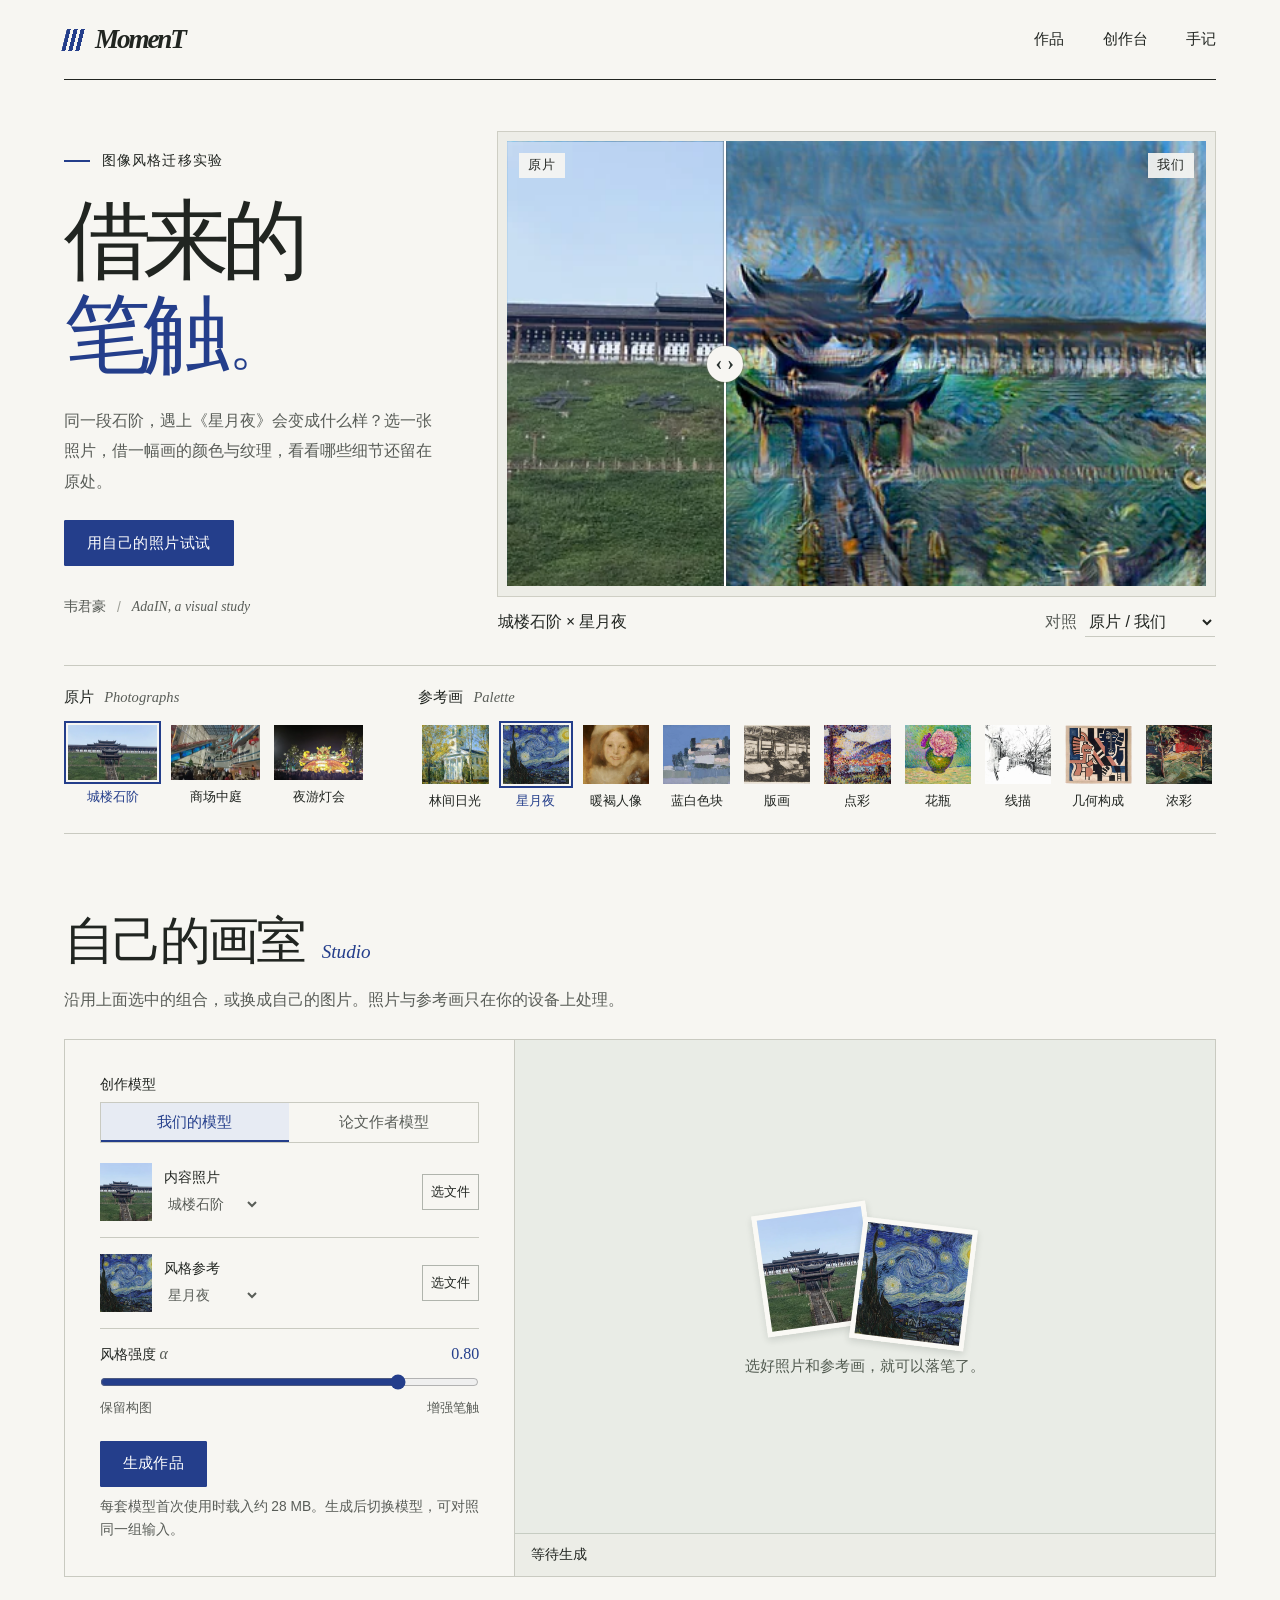
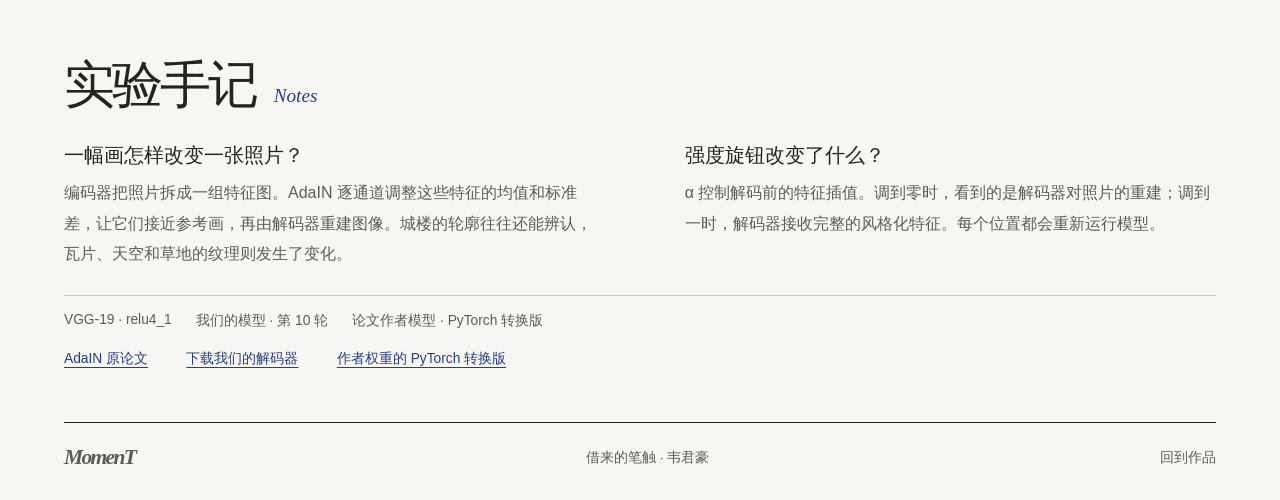
<file: style-transfer/index.html>
<!doctype html>
<html lang="zh-CN">
<head>
  <meta charset="utf-8">
  <meta name="viewport" content="width=device-width, initial-scale=1">
  <meta name="theme-color" content="#f7f6f2">
  <title>借来的笔触 · MomenT</title>
  <meta name="description" content="一个用 AdaIN 重绘照片的视觉实验。翻看三十幅实验作品，或用自己的照片和参考画，在浏览器里完成风格迁移。">
  <link rel="icon" href="data:,">
  <link rel="stylesheet" href="style.css?v=2">
  <script defer src="gallery.js"></script>
  <script defer src="studio.js?v=2"></script>
</head>
<body>
<a class="skip" href="#works">直接看作品</a>
<div class="shell">
  <header><a class="signature" href="https://prologue07.github.io/"><i aria-hidden="true"></i>MomenT</a>
    <nav aria-label="站内导航"><a href="#works">作品</a><a href="#studio">创作台</a><a href="#notes">手记</a></nav>
  </header>
  <main>
    <section id="works" aria-labelledby="title">
      <div class="hero">
        <div class="intro">
          <div class="kicker"><span></span> 图像风格迁移实验</div>
          <h1 id="title">借来的<br><em>笔触</em><b>。</b></h1>
          <p class="deck">同一段石阶，遇上《星月夜》会变成什么样？选一张照片，借一幅画的颜色与纹理，看看哪些细节还留在原处。</p>
          <a class="solid" href="#studio">用自己的照片试试</a>
          <div class="byline">韦君豪 <span>/</span> <em>AdaIN, a visual study</em></div>
        </div>
        <figure class="herofigure">
          <div class="mat">
            <div class="compare" id="compare">
              <img id="after" alt="迁移后的画面"><img id="before" alt="同一场景的原始照片">
              <span class="tag left">原片</span><span class="tag right">迁移</span>
              <span class="seam" aria-hidden="true"><i>‹ ›</i></span>
              <input id="split" type="range" aria-label="原片与迁移结果的分界线" min="0" max="100" value="31">
            </div>
          </div>
          <figcaption><strong id="pair-title" aria-live="polite">城楼石阶 × 星月夜</strong><label class="view-mode">对照<select id="exhibit-mode" aria-label="选择展览对照方式"><option value="original-ours">原片 / 我们</option><option value="original-author">原片 / 论文作者</option><option value="ours-author">我们 / 论文作者</option></select></label></figcaption>
          <p id="gallery-status" role="status" hidden></p>
        </figure>
      </div>
      <div class="shelf">
        <section aria-label="选择照片"><h2>原片 <i>Photographs</i></h2><div class="choices photos" id="photos"></div></section>
        <section aria-label="选择参考画"><h2>参考画 <i>Palette</i></h2><div class="choices paintings" id="paintings"></div></section>
      </div>
    </section>
    <section id="studio" aria-labelledby="studio-title">
      <div class="section-title"><h2 id="studio-title">自己的画室</h2><i>Studio</i></div>
      <p class="section-desc">沿用上面选中的组合，或换成自己的图片。照片与参考画只在你的设备上处理。</p>
      <div class="workspace">
        <fieldset id="controls"><legend class="sr">创作参数</legend>
          <fieldset class="model-choice"><legend>创作模型</legend><div>
            <label><input type="radio" name="studio-model" value="ours" checked><span>我们的模型</span></label>
            <label><input type="radio" name="studio-model" value="author"><span>论文作者模型</span></label>
          </div></fieldset>
          <div class="input-row"><img id="thumb-c" alt=""><div><label for="pick-c">内容照片</label><select id="pick-c"></select></div><label class="file-button">选文件<input id="file-c" type="file" accept="image/*" aria-label="导入内容照片"></label></div>
          <div class="input-row"><img id="thumb-s" alt=""><div><label for="pick-s">风格参考</label><select id="pick-s"></select></div><label class="file-button">选文件<input id="file-s" type="file" accept="image/*" aria-label="导入风格参考画"></label></div>
          <div class="strength"><label for="alpha">风格强度 <span>α</span></label><output id="alpha-value" for="alpha">0.80</output>
            <input id="alpha" type="range" min="0" max="1" step="0.05" value="0.8"><div><span>保留构图</span><span>增强笔触</span></div></div>
          <button class="solid" id="run" type="button">生成作品</button>
          <p class="fine">每套模型首次使用时载入约 28 MB。生成后切换模型，可对照同一组输入。</p>
        </fieldset>
        <div class="easel">
          <div id="empty-art"><div class="preview-pair" aria-hidden="true"><img id="stack-c" alt=""><img id="stack-s" alt=""></div><p>选好照片和参考画，就可以落笔了。</p></div>
          <canvas id="result" hidden aria-label="生成的风格迁移作品"></canvas>
          <div class="easel-foot"><span id="status" role="status">等待生成</span><a id="download" hidden download="borrowed-brushstrokes.png">保存 PNG</a></div>
        </div>
      </div>
    </section>
    <section id="notes" aria-labelledby="notes-title">
      <div class="section-title"><h2 id="notes-title">实验手记</h2><i>Notes</i></div>
      <div class="notes-grid"><div><h3>一幅画怎样改变一张照片？</h3><p>编码器把照片拆成一组特征图。AdaIN 逐通道调整这些特征的均值和标准差，让它们接近参考画，再由解码器重建图像。城楼的轮廓往往还能辨认，瓦片、天空和草地的纹理则发生了变化。</p></div>
      <div><h3>强度旋钮改变了什么？</h3><p>α 控制解码前的特征插值。调到零时，看到的是解码器对照片的重建；调到一时，解码器接收完整的风格化特征。每个位置都会重新运行模型。</p></div></div>
      <div class="record"><span>VGG-19 · relu4_1</span><span>我们的模型 · 第 10 轮</span><span>论文作者模型 · PyTorch 转换版</span></div>
      <div class="refs"><a href="https://arxiv.org/abs/1703.06868">AdaIN 原论文</a><a id="weights" href="decoder_epoch_10.pth" download>下载我们的解码器</a><a href="https://github.com/naoto0804/pytorch-AdaIN/releases/tag/v0.0.0">作者权重的 PyTorch 转换版</a></div>
    </section>
  </main>
  <footer><a class="signature" href="https://prologue07.github.io/">MomenT</a><span>借来的笔触 · 韦君豪</span><a href="#works">回到作品</a></footer>
</div>
<noscript>请启用 JavaScript 来查看作品和运行风格迁移。</noscript>
</body></html>
</file>
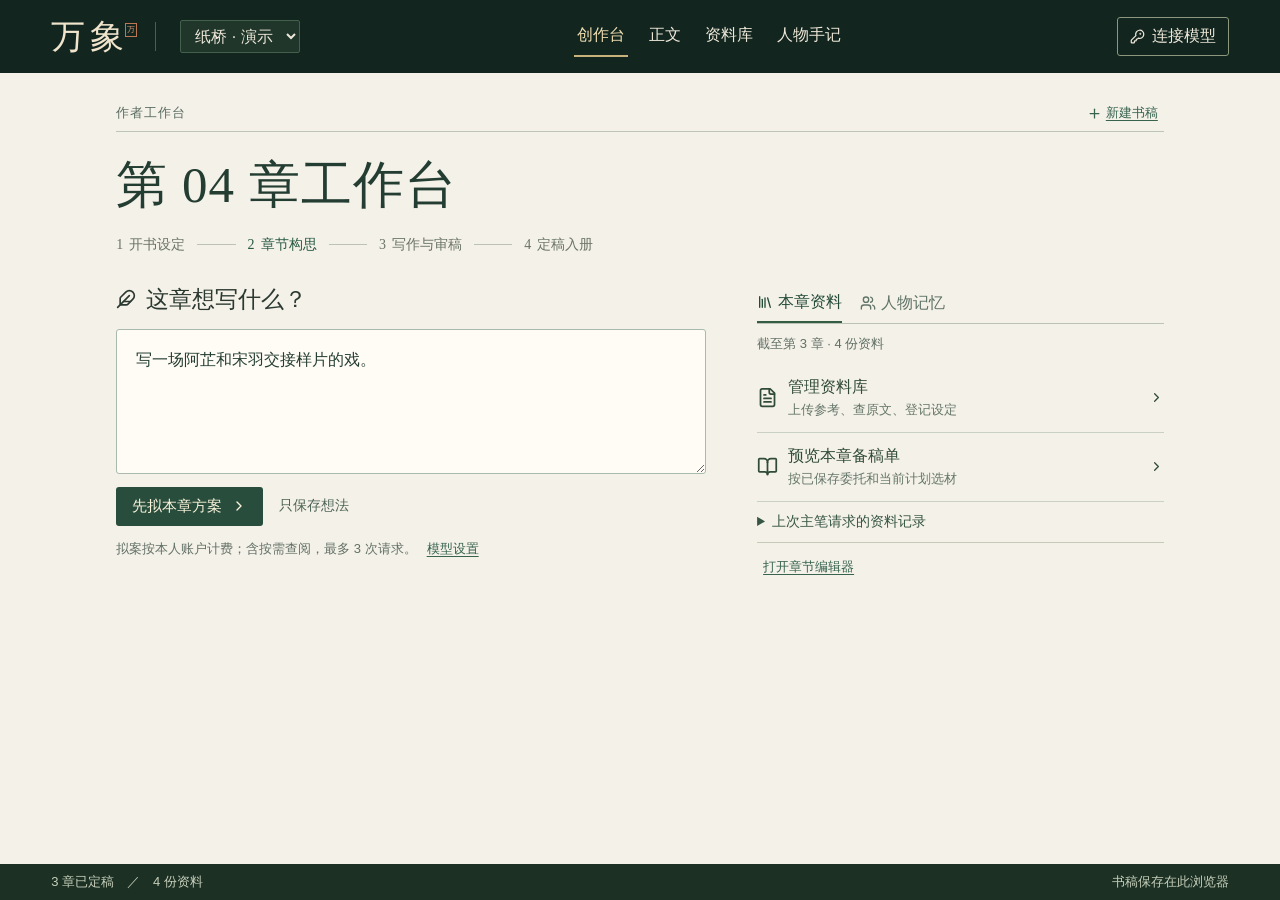
<file: wanxiang/index.html>
<!doctype html>
<html lang="zh-CN">
  <head>
    <meta http-equiv="Content-Security-Policy" content="default-src &#39;none&#39;; script-src &#39;self&#39;; style-src &#39;self&#39; &#39;unsafe-inline&#39;; img-src &#39;self&#39; data: blob:; font-src &#39;self&#39;; connect-src &#39;self&#39; https://api.deepseek.com; base-uri &#39;none&#39;; form-action &#39;none&#39;; object-src &#39;none&#39;">
    <meta name="referrer" content="no-referrer">

    <meta charset="UTF-8" />
    <meta name="viewport" content="width=device-width, initial-scale=1.0" />
    <meta name="theme-color" content="#101b19" />
    <meta name="description" content="万象：属于作者的小说创作台，探索世界、编织剧情、保存每一次成长。" />
    <link rel="icon" type="image/svg+xml" href="/wanxiang/favicon.svg" />
    <title>万象 · 小说创作台</title>
    <script type="module" crossorigin src="/wanxiang/assets/index-BOfX7vRe.js"></script>
    <link rel="stylesheet" crossorigin href="/wanxiang/assets/index-C_fQwZZS.css">
  </head>
  <body><div id="root"></div></body>
</html>
</file>
<file: style-transfer/style.css>
:root{--paper:#f7f6f2;--ink:#212521;--muted:#595d58;--line:#c9cac1;--blue:#243e8b;--serif:"STSong","Songti SC","Noto Serif CJK SC","Noto Serif SC","SimSun",serif;--sans:"Instrument Sans","PingFang SC","Microsoft YaHei",Arial,sans-serif;font-family:var(--sans);color:var(--ink);background:var(--paper);font-synthesis:style}
*{box-sizing:border-box}
body{margin:0}img{display:block;max-width:100%}a{color:inherit;text-decoration:none}a:hover{text-decoration:underline;text-underline-offset:4px}button,input,select{font:inherit}button,a,input,select{touch-action:manipulation}button{color:inherit}button:not(:disabled),select{cursor:pointer}button:focus-visible,a:focus-visible,input:focus-visible,select:focus-visible,.file-button:focus-within{outline:3px solid #a74d29;outline-offset:4px}
.shell{max-width:1450px;margin:auto;padding:0 clamp(22px,5vw,82px)}header,footer{display:flex;align-items:center;justify-content:space-between}header{height:80px;border-bottom:1px solid var(--ink)}nav,.refs{display:flex;align-items:center;gap:clamp(15px,3vw,42px)}nav{font-size:.94rem}.signature{font:italic 600 1.7rem Georgia,serif;letter-spacing:-.08em;display:inline-flex;align-items:center;gap:12px}.signature i{width:19px;height:22px;background:repeating-linear-gradient(90deg,var(--blue) 0 4px,transparent 4px 7px);transform:skew(-14deg)}
.hero{display:grid;grid-template-columns:minmax(245px,.78fr) minmax(0,1.52fr);gap:clamp(30px,5vw,82px);align-items:center;padding:clamp(32px,4vw,66px) 0 28px}.kicker,.record,.byline,.fine,.easel-foot,.refs{font-size:.86rem}.kicker{display:flex;align-items:center;gap:12px;font-weight:600;letter-spacing:.08em}.kicker span{height:2px;width:26px;background:var(--blue)}h1,h2,h3,p,figure{margin:0}h1{font:600 clamp(4.2rem,6.8vw,7.3rem)/1.08 var(--serif);letter-spacing:-.09em;margin:24px 0}h1 em,h1 b{font-style:normal;font-weight:inherit;color:var(--blue)}h1 b{font-size:.63em;margin-left:.12em}.deck{max-width:25em;color:var(--muted);line-height:1.9;font-size:1rem}.solid{display:inline-flex;align-items:center;justify-content:center;min-height:46px;padding:0 22px;border:1px solid var(--blue);border-radius:1px;background:var(--blue);color:white;font-size:.96rem;font-weight:600;letter-spacing:.03em}.solid:hover{background:#182d69;text-decoration:none}.solid:disabled{opacity:.6}.intro .solid{margin-top:23px}.byline{display:flex;gap:11px;align-items:center;color:var(--muted);margin-top:32px}.byline span{color:#9b9d95}.byline em,.section-title i,.shelf h2 i{font-family:Georgia,"Times New Roman",serif;font-weight:400}
.mat{border:1px solid #cecec4;padding:clamp(7px,.72vw,12px);background:#edede7}.compare{--split:31%;position:relative;aspect-ratio:1.57;background:#e5e6de;overflow:hidden}.compare img{width:100%;height:100%;position:absolute;object-fit:cover;object-position:center}.compare #before{clip-path:inset(0 calc(100% - var(--split)) 0 0)}.tag{position:absolute;top:12px;font-size:.8rem;letter-spacing:.08em;padding:4px 9px;background:rgba(247,246,242,.92);color:var(--ink)}.tag.left{left:12px}.tag.right{right:12px}.seam{position:absolute;left:var(--split);top:0;bottom:0;width:2px;background:#fff;box-shadow:0 0 2px #444;pointer-events:none}.seam i{position:absolute;top:50%;left:50%;transform:translate(-50%,-50%);height:36px;width:36px;display:grid;place-items:center;border-radius:50%;background:var(--paper);color:#29322f;font:600 1.25rem Georgia;box-shadow:0 0 0 1px #75776d55}
#split{appearance:none;position:absolute;inset:0;opacity:0;width:100%;height:100%;margin:0;cursor:ew-resize;touch-action:pan-y}.compare:focus-within{outline:3px solid var(--blue);outline-offset:-3px}figcaption{display:flex;align-items:baseline;justify-content:space-between;gap:15px;padding:11px 1px 0}figcaption strong{font:600 1.02rem var(--serif)}figcaption span{font-size:.80rem;color:var(--muted)}
.shelf{display:grid;grid-template-columns:minmax(210px,.38fr) minmax(0,1fr);gap:clamp(20px,4vw,65px);border-block:1px solid var(--line);padding:22px 0 23px}.shelf h2{font-size:.93rem;font-weight:600;margin-bottom:14px}.shelf h2 i{font-size:.91rem;color:var(--muted);margin-left:6px}.choices{display:grid;gap:6px}.photos{grid-template-columns:repeat(3,minmax(0,1fr))}.paintings{grid-template-columns:repeat(10,minmax(0,1fr))}.choice{padding:0;margin:0;border:0;background:transparent;text-align:left;min-width:0}.choice img{aspect-ratio:1.12;width:100%;object-fit:cover;border:2px solid transparent;padding:2px}.photos .choice img{aspect-ratio:1.55}.choice[aria-pressed="true"] img{border-color:var(--blue)}.choice span{font-size:.79rem;display:block;text-align:center;padding-top:5px;white-space:nowrap}.choice[aria-pressed="true"] span{color:var(--blue);font-weight:bold}.choice:hover img{border-color:#737a88}
#studio,#notes{padding-top:clamp(52px,6vw,86px);scroll-margin:15px}.section-title{display:flex;align-items:baseline;gap:18px}.section-title h2{font:600 clamp(2.25rem,4vw,3.7rem)/1.2 var(--serif);letter-spacing:-.06em}.section-title i{font-size:1.2rem;color:var(--blue)}.section-desc{color:var(--muted);margin:13px 0 25px;line-height:1.85}.workspace{display:grid;grid-template-columns:minmax(260px,.8fr) minmax(0,1.25fr);border:1px solid var(--line)}fieldset{padding:clamp(18px,2.7vw,40px);margin:0;border:0;min-width:0}.input-row{display:grid;grid-template-columns:52px minmax(0,1fr) auto;align-items:center;gap:12px;padding-bottom:16px;margin-bottom:16px;border-bottom:1px solid var(--line)}.input-row img{width:52px;height:58px;object-fit:cover}.input-row label,.strength label{font-weight:600;font-size:.9rem}.input-row select{display:block;margin-top:5px;padding:3px 20px 3px 0;max-width:100%;background:transparent;color:var(--muted);border:0;font-size:.9rem}.input-row .file-button{position:relative;display:block;padding:8px;border:1px solid #b0b4ad;font-size:.82rem;font-weight:400;cursor:pointer}.file-button input{position:absolute;inset:0;width:100%;opacity:0;cursor:pointer}.strength{display:grid;grid-template-columns:1fr auto;gap:10px}.strength label span{font:italic 1.1em Georgia;color:var(--muted)}.strength output{font:1rem Georgia;color:var(--blue);font-variant-numeric:tabular-nums}.strength input,.strength div{grid-column:1/-1}.strength input{width:100%;accent-color:var(--blue);margin:0;cursor:pointer}.strength div{display:flex;justify-content:space-between;color:var(--muted);font-size:.8rem}.workspace .solid{margin:24px 0 9px}.fine{max-width:34em;line-height:1.65;color:var(--muted)}
.easel{position:relative;min-height:330px;display:flex;align-items:center;justify-content:center;flex-direction:column;padding:28px 20px 60px;background:#e9ece6;border-left:1px solid var(--line)}.easel canvas{max-width:100%;max-height:400px;width:auto;object-fit:contain;box-shadow:0 1px 6px #27343426}.easel-foot{position:absolute;bottom:0;left:0;right:0;border-top:1px solid #c6ccc2;padding:12px 16px;display:flex;justify-content:space-between;gap:12px;background:#ecede7;align-items:center}.easel-foot a,.refs a{text-decoration:underline;text-underline-offset:4px;color:var(--blue)}#empty-art{text-align:center;color:#525b51;font-size:.94rem}.preview-pair{display:flex;justify-content:center;margin:0 auto 25px}.preview-pair img{width:clamp(70px,9vw,135px);height:clamp(75px,9.5vw,135px);object-fit:cover;border:5px solid #faf9f5;box-shadow:0 3px 7px #242d2626;transform:rotate(-8deg)}.preview-pair img+img{transform:rotate(7deg);margin:15px 0 -12px -18px}
.notes-grid{display:grid;grid-template-columns:1fr 1fr;gap:clamp(28px,7vw,100px);margin:26px 0}.notes-grid h3{font:600 1.28rem var(--serif);margin-bottom:9px}.notes-grid p{color:var(--muted);line-height:1.9}.record{border-top:1px solid var(--line);padding:16px 0;display:flex;flex-wrap:wrap;gap:10px 24px;color:var(--muted)}.refs{margin:0 0 50px}.refs a{padding:4px 0}footer{border-top:1px solid var(--ink);padding:22px 0 30px;gap:10px;font-size:.85rem;color:var(--muted)}footer .signature{font-size:1.35rem}.sr,.skip:not(:focus){position:absolute;width:1px;height:1px;padding:0;overflow:hidden;clip-path:inset(50%)}.skip:focus{position:fixed;top:0;left:4px;z-index:5;padding:10px;background:white}[hidden]{display:none!important}
@media(max-width:980px){.shelf{grid-template-columns:200px 1fr;gap:24px}.paintings{grid-template-columns:repeat(5,1fr);gap:10px}.paintings .choice img{aspect-ratio:1.9}.hero{gap:26px}.byline{margin-top:20px}}
@media(max-width:720px){header{height:62px}.signature{font-size:1.48rem}.hero,.workspace,.notes-grid{grid-template-columns:1fr}.hero{gap:24px;padding-top:28px}.intro{display:grid;grid-template-columns:1fr auto;align-items:end;column-gap:10px}.kicker,.deck{grid-column:1/-1}h1{font-size:clamp(3.5rem,10.8vw,5.5rem);grid-column:1/-1;margin:17px 0 13px}h1 br{display:none}.intro .solid{grid-row:4;width:fit-content;margin-top:14px}.byline{display:none}.compare{aspect-ratio:1.43}.shelf{grid-template-columns:1fr}.photos{max-width:320px}.paintings{gap:8px}.choice span{font-size:.8rem}.shelf h2{margin-bottom:8px}.easel{min-height:290px;border-left:0;border-top:1px solid var(--line)}.notes-grid{gap:20px}figcaption{align-items:flex-start}.refs{gap:18px}.section-desc{margin-bottom:15px}}
@media(max-width:390px){.shell{padding:0 15px}figcaption{flex-direction:column;gap:4px}.input-row{gap:7px}.signature{gap:7px}}

.view-mode{display:inline-flex;align-items:center;gap:.5rem;color:var(--muted);white-space:nowrap}
.view-mode select{font:inherit;color:var(--ink);background:transparent;border:0;border-bottom:1px solid var(--line);padding:.3rem 0;cursor:pointer}
#gallery-status{font-size:.88rem;color:var(--muted)}
.model-choice{padding:0;margin:0 0 20px}
.model-choice legend{font-size:.9rem;font-weight:600;padding:0;margin-bottom:8px}
.model-choice>div{display:flex;border:1px solid var(--line)}
.model-choice label{position:relative;display:block;flex:1;cursor:pointer}
.model-choice input{position:absolute;width:1px;height:1px;opacity:0}
.model-choice span{display:block;text-align:center;padding:10px 4px;font-size:.92rem;color:var(--muted)}
.model-choice input:checked+span{color:var(--blue);background:#e7ebf3;box-shadow:inset 0 -2px var(--blue);font-weight:600}
.model-choice input:focus-visible+span{outline:2px solid var(--blue);outline-offset:2px}
.refs{flex-wrap:wrap}
</file>
<file: wanxiang/assets/index-C_fQwZZS.css>
:root{font-family:Microsoft YaHei,PingFang SC,Noto Sans SC,sans-serif;color:#e4e2d7;background:#101b19;font-synthesis:none;--ink: #26312b;--paper: #eee8da;--paper-light: #f5f0e7;--gold: #d6ad77;--gold-dark: #92744c;--jade: #719c8a;--muted: #929d93;--line: rgba(219, 211, 181, .15);--dossier-width: 354px;--serif: "Noto Serif SC", "Songti SC", "SimSun", serif}*{box-sizing:border-box}body{margin:0;min-width:360px}button,input,textarea,select{font:inherit}button{cursor:pointer;color:inherit;border:0;background:none}button:disabled{opacity:.42;cursor:not-allowed}button,a,input,textarea,select{-webkit-tap-highlight-color:transparent}button:focus-visible,a:focus-visible{outline:2px solid var(--gold);outline-offset:5px}input:focus-visible,select:focus-visible,textarea:focus-visible{outline:2px solid #998468;outline-offset:2px}button{transition:color .22s,background .22s,border-color .22s,transform .22s}input,textarea,select{min-width:0}::selection{background:#c4a474;color:#101b19}.studio{height:100dvh;min-height:600px;display:flex;flex-direction:column;overflow:hidden;background:radial-gradient(ellipse at 38% 15%,#21322b 0,#14241f,#111d1a 80%)}.app-header{height:86px;flex-shrink:0;display:flex;align-items:center;padding:0 34px;gap:26px;border-bottom:1px solid var(--line);z-index:30;background:#0c1814b8}.wordmark{position:relative;font:39px/1 var(--serif);letter-spacing:5px;padding:0;white-space:nowrap;color:#f0e5cc}.wordmark-seal{position:absolute;font-size:8px;letter-spacing:0;border:1px solid #bd7853;color:#d49b78;right:-8px;top:3px;padding:2px 1px}.header-divider{height:29px;width:1px;background:#777967;margin-left:2px;opacity:.65}.project-picker{position:relative;min-width:200px}.project-picker>button{display:grid;grid-template-columns:1fr 18px;grid-template-rows:auto auto;gap:4px 18px;text-align:left;padding:5px 0}.project-picker span{font:20px var(--serif);letter-spacing:2px}.project-picker small{font-size:12px;color:#8c9b8e;letter-spacing:2px;grid-column:1}.project-picker svg{grid-column:2;grid-row:1 / 3;align-self:center;color:#bdbda8}.book-menu{position:absolute;top:64px;left:-12px;min-width:290px;max-height:420px;overflow:auto;padding:9px;background:#eee8da;border:1px solid #a9a08b;box-shadow:0 20px 70px #03090699;color:#29362d}.book-menu button{display:flex;width:100%;padding:14px 12px;gap:14px;align-items:center;text-align:left}.book-menu button:hover{background:#dad6c7}.book-menu span{flex:1;font:17px var(--serif);letter-spacing:1px}.book-menu small{display:block;font:12px sans-serif;margin-top:5px;color:#757d71;letter-spacing:1px}.main-nav{display:flex;height:100%;align-items:stretch;justify-content:center;gap:30px;flex:1}.main-nav button{position:relative;font-size:16px;letter-spacing:4px;padding:0 5px;color:#aeb7a9;min-width:57px}.main-nav button:hover,.main-nav button.active{color:#f1e4c6}.main-nav button.active:after{content:"";width:33px;height:2px;position:absolute;background:#d4b588;left:calc(50% - 18px);bottom:19px}.main-nav button.active:before{content:"";position:absolute;left:50%;bottom:16px;width:6px;height:6px;background:#f1cf92;border-radius:50%}.header-actions{display:flex;align-items:center;gap:17px}.icon-button{display:inline-flex;align-items:center;justify-content:center;padding:6px;color:inherit;opacity:.75}.icon-button:hover{opacity:1}.requirements-button{display:flex;align-items:center;justify-content:center;gap:9px;border:1px solid #817d66;padding:9px 15px;border-radius:2px;color:#ded8c7;font-size:14px;white-space:nowrap}.requirements-button:hover{border-color:#dfbd80;background:#ffffff08}.working-surface{flex:1;min-height:0;position:relative;overflow:hidden}.world-stage{position:absolute;inset:0;transition:right .7s cubic-bezier(.23,1,.32,1)}.world-stage>div{height:100%}.world-stage canvas{touch-action:none}.entity-picker{position:absolute;right:calc(var(--dossier-width) + 25px);top:23px;z-index:16;display:flex;align-items:center;gap:10px;color:#9ead98;font-size:12px}.entity-picker select{max-width:180px;padding:7px 10px;background:#14271e;color:#d4d3b6;border:1px solid #8a96735c;font-size:12px}.scene-template-picker{position:absolute;left:39px;bottom:111px;display:flex;align-items:center;gap:10px;z-index:16;font-size:11px;color:#879b7c}.scene-template-picker select{background:#183022;border:1px solid #8d9b7250;color:#a9bda0;font-size:11px;padding:5px 8px}.world-bottom-note{bottom:140px}@media(max-width:840px){.scene-template-picker{left:20px;bottom:100px}.scene-template-picker>span{display:none}}.prompt-entry{color:#aeb39b}.world-notes{position:absolute;left:36px;top:30px;display:flex;gap:20px;align-items:center;z-index:15;pointer-events:none}.compass-rose{position:relative;height:66px;width:52px;display:flex;justify-content:center;align-items:center;color:#bea87f}.compass-rose>span{position:absolute;top:0;font:11px Georgia;left:23px}.eyebrow{font:11px/1.6 Georgia,Times New Roman,serif;letter-spacing:3px;color:#a4ad9b}.world-notes h2{font:20px/1.3 var(--serif);letter-spacing:2px;font-weight:400;margin:5px 0 9px;color:#dddcc9}.world-notes p{font-size:12px;color:#99a692;margin:0;letter-spacing:1px}.world-notes small{display:block;font-size:11px;color:#788776;margin-top:6px}.world-bottom-note{position:absolute;left:39px;bottom:96px;max-width:350px;pointer-events:none}.world-bottom-note>span{font:11px Georgia;letter-spacing:3px;color:#a9b69c}.world-bottom-note>p{font:15px/1.9 var(--serif);letter-spacing:1px;color:#9caa91;max-width:270px}.world-people{position:absolute;z-index:15;left:29px;bottom:18px;display:flex;gap:13px}.world-people button{display:flex;flex-direction:column;align-items:center;gap:6px;opacity:.72;padding:7px}.world-people button>span{width:34px;height:34px;border:1px solid #817f62;border-radius:50%;display:grid;place-items:center;font:20px var(--serif)}.world-people small{font-size:12px;color:#b1bda6}.world-people button:hover,.world-people button.active{opacity:1;transform:translateY(-3px)}.world-people button.active>span{box-shadow:0 0 15px #c2975733;background:#cab08c14;color:#edc28c}.scene-label{display:inline-block;font-family:var(--serif);letter-spacing:1px;color:#eae3c9;white-space:nowrap;border:1px solid #927a51;background:#17251de8;padding:5px 10px;font-size:13px;box-shadow:0 3px 16px #06140966;border-radius:2px}.scene-label:hover,.scene-label.selected{border-color:#dfbc86;color:#ffebc9;background:#715c37e6}.character-label{transform:translateY(-4px)}.chapter-marker{border-radius:50%;min-width:31px;padding:6px;font:13px Georgia}.place-banner{writing-mode:vertical-rl;font:17px var(--serif);letter-spacing:4px;background:#122219e8;border:1px solid #a69b71;color:#e3debd;padding:12px 8px;box-shadow:0 9px 20px #0005}.place-banner span{font:9px sans-serif;letter-spacing:2px;color:#9aaa8e;margin-right:5px}.place-banner:hover{background:#49513ceb}.paper-surface{color:var(--ink);background-color:var(--paper);background-image:repeating-linear-gradient(112deg,#00000001 0,#00000001 1px,transparent 1px,transparent 4px),radial-gradient(ellipse at 40% 10%,#f7f2e7cc,#ddd9c600)}.dossier{position:absolute;z-index:20;right:0;top:0;bottom:0;width:var(--dossier-width);padding:21px 29px 19px 30px;overflow-y:auto;border-left:1px solid #c5bea4;box-shadow:-15px 6px 55px #06140d26;animation:paper-open .65s cubic-bezier(.23,1,.32,1)}.dossier:before{content:"";position:absolute;inset:0 auto 0 5px;width:3px;border-left:1px solid #d0c8b0;border-right:1px solid #d8d0b9;pointer-events:none}.dossier-top{display:flex;justify-content:space-between;align-items:center;font:13px var(--serif);color:#6e7563;letter-spacing:2px;border-bottom:1px solid #b8b4a333;padding-bottom:12px}.dossier-chapter{display:block;margin-top:26px;color:#898a76;font-size:10px;letter-spacing:2px}.dossier h1{font:43px/1.25 var(--serif);margin:8px 0 24px;letter-spacing:3px;color:#28322a;font-weight:500}.character-seal{display:flex;align-items:center;gap:19px;padding-bottom:24px;border-bottom:1px solid #c7c0a8}.character-seal>span{width:105px;height:112px;display:grid;place-items:center;flex-shrink:0;background:#dcd6c259;border:1px solid #b4b095;box-shadow:inset 0 0 0 5px #ebe7d1;font:84px/1 var(--serif);color:#4d4432}.character-seal small{display:block;color:#747966;letter-spacing:2px;font-size:12px}.character-seal strong{display:block;font:24px/1.4 var(--serif);margin-top:4px;letter-spacing:1px}.character-seal p{font:13px/1.8 var(--serif);margin:8px 0 0;color:#737862;display:-webkit-box;-webkit-line-clamp:3;-webkit-box-orient:vertical;overflow:hidden}.dossier-intro{font:15px/1.9 var(--serif);margin:23px 0 11px;color:#626851}.fact-list{margin-top:23px}.fact-row{margin-bottom:20px}.fact-row>div{display:flex;gap:8px;align-items:center;justify-content:space-between}.fact-row>div>span{font:16px var(--serif);color:#38432f;letter-spacing:1px}.fact-row button{display:grid;place-items:center;padding:3px;opacity:.5}.fact-row button:hover{opacity:1}.fact-row p{margin:8px 0 5px;font:14px/1.85 var(--serif);color:#6e725c;padding-right:4px;white-space:pre-wrap}.fact-row summary{cursor:pointer;font-size:11px;color:#92744c;margin:6px 0}.fact-row small{font-size:11px;color:#8d8c74}.dossier-actions{padding-top:4px;margin-top:17px;border-top:1px solid #c9c4ad}.dossier-actions :is(button,a){color:inherit;text-decoration:none;padding:14px 0;width:100%;display:flex;align-items:center;gap:12px;text-align:left;font:15px var(--serif);border-bottom:1px solid #cfc8b34d}.dossier-actions :is(button,a) svg:last-child{margin-left:auto}.dossier-actions :is(button,a):hover{color:#a77547}.dossier-foot{margin-top:26px;color:#8d8c76;font-size:11px;line-height:1.8;letter-spacing:1px}.empty-note{margin:24px 0;padding:16px 0;border-top:1px solid #c6c1ab;border-bottom:1px solid #c6c1ab;font-size:14px;line-height:1.8;color:#6d745c}.empty-note p,.history-notice{font-size:12px;color:#8d8b76;line-height:1.9}.restore-dossier{position:absolute;right:23px;top:23px;z-index:20;display:flex;align-items:center;gap:9px;padding:12px 17px;border:1px solid #7c8369;background:#1c2b22;color:#d8d4bd;font:15px var(--serif)}.work-status{flex-shrink:0;height:44px;border-top:1px solid #ccc19b24;display:flex;justify-content:space-between;align-items:center;padding:0 35px;gap:20px;background:#142019;color:#96a78f;font-size:12px;z-index:23}.work-status>span{display:flex;align-items:center;gap:9px}.work-status>span>i{width:5px;height:5px;background:#81ab99;border-radius:50%}.status-divider{margin:0 7px;opacity:.35}.work-status>div{display:flex;align-items:center;gap:28px}.work-status button{display:flex;align-items:center;gap:8px;color:#dcbe8b;font-size:14px;letter-spacing:1px}.perspective-control{display:flex;align-items:center;gap:7px;font-size:12px}.perspective-control select{background:#213023;border:1px solid #8f987940;color:#c3c8a8;font-size:12px;padding:3px 8px;max-width:105px}.prompt-lab{display:grid;grid-template-columns:215px 1fr;gap:26px}.prompt-lab>aside{display:flex;flex-direction:column;gap:9px;max-height:640px;overflow-y:auto}.prompt-lab>aside>button{display:flex;flex-direction:column;gap:7px;text-align:left;padding:15px;border:1px solid #b8b69b60}.prompt-lab>aside>button.active{border-color:#8d9b77;background:#d4d9bf55}.prompt-lab aside small{color:#929578;font-size:11px}.prompt-lab aside strong{font:15px/1.6 var(--serif)}.prompt-lab aside span{color:#9c9d7a;font-size:10px}.lab-intro{display:flex;align-items:flex-start;gap:10px;color:#849270}.lab-intro p{margin:0;font-size:13px;line-height:1.9}.lab-intro svg{flex-shrink:0}.dialog-content .prompt-editor{min-height:290px;font-size:14px}.lab-evaluation{padding-top:19px;border-top:1px solid #b9b59b60}.lab-evaluation h3{font:19px var(--serif);margin:0 0 19px}.lab-evaluation .form-hint{margin:14px 0}.lab-metrics{display:flex;gap:19px;font-size:11px;color:#8f9878;margin-top:20px}.lab-cases{display:flex;flex-direction:column;margin:20px 0;max-height:320px;overflow:auto}.lab-cases article{padding:15px 0;border-bottom:1px solid #b9b49555}.lab-cases p{font:14px/1.9 var(--serif);margin:7px 0;color:#71845c}.lab-cases small{font-size:11px;color:#969576;display:block;line-height:1.8}.case-pass,.case-fail{font-size:11px;padding:3px 8px;background:#b1c29844;color:#677d4d}.case-fail{background:#d1aa8644;color:#936440}@media(max-width:840px){.prompt-lab{grid-template-columns:1fr}.prompt-lab>aside{flex-direction:row;max-height:none;overflow-x:auto}.prompt-lab>aside>button{flex-shrink:0;width:170px}.perspective-control{font-size:11px}.work-status>div{gap:10px}.perspective-control select{max-width:78px}}@media(max-width:480px){.perspective-control{display:none}.new-entity-action{display:none!important}}.quiet-toggle{display:flex;align-items:center;gap:7px;cursor:pointer;font-size:12px;color:#97a38c}.quiet-toggle input{accent-color:#a99a70;width:13px;height:13px}.timeline{flex-shrink:0;height:102px;background:#101a16;border-top:1px solid #26372c;display:flex;align-items:center;padding:0 35px;gap:35px;z-index:24}.timeline-caption{width:150px;flex-shrink:0}.timeline-caption .eyebrow{font-size:9px;color:#7c8c75;letter-spacing:2px}.timeline-caption>strong{display:block;font:18px var(--serif);margin-top:5px;letter-spacing:2px;color:#e1d4b8}.timeline-caption>span:last-child{font-size:12px;color:#7d8e77;display:block;margin-top:6px;overflow:hidden;text-overflow:ellipsis;white-space:nowrap}.timeline-track{flex:1;min-width:0}.timeline-range{position:relative;height:30px;margin:0 10px}.timeline-range:before{content:"";position:absolute;top:6px;height:1px;left:0;right:0;background:#657459}.timeline-fill{position:absolute;top:6px;height:2px;background:#c2a578;pointer-events:none}.timeline-range input{position:absolute;top:-9px;width:calc(100% + 24px);left:-12px;height:29px;appearance:none;background:transparent;margin:0;z-index:3;cursor:grab}.timeline-range input::-webkit-slider-thumb{appearance:none;height:18px;width:18px;border:1px solid #f0cd94;border-radius:50%;background:#b98950;box-shadow:0 0 0 4px #d6a77328,0 0 19px #d3a25b66;cursor:grab}.timeline-range input::-moz-range-thumb{height:18px;width:18px;border:1px solid #f0cd94;border-radius:50%;background:#b98950}.timeline-ticks button{position:absolute;top:3px;transform:translate(-50%);width:26px;padding:0;z-index:2}.timeline-ticks i{display:block;margin:auto;width:6px;height:6px;border:1px solid #7e8064;background:#182318;border-radius:50%}.timeline-ticks span{display:block;font:10px Georgia;color:#8d957d;margin-top:12px}.timeline-ticks .past i{background:#a38c63;border-color:#c3a77b}.timeline-ticks .active span{color:#efd4a3}.timeline-help{color:#78866f;font-size:11px;letter-spacing:1px;margin-top:11px;display:flex;justify-content:space-between}.timeline-help>span{color:#9c9f84}.timeline-play{display:flex;align-items:center;gap:10px}.timeline-play>button{display:grid;place-items:center;padding:7px;color:#bdb69b}.timeline-play>.play-button{width:38px;height:38px;border:1px solid #7c896b;border-radius:50%;padding-left:9px}.timeline-play button:hover{color:#eed2a0;border-color:#bb9b6c}.view-heading{display:flex;justify-content:space-between;align-items:center;gap:25px;margin-bottom:30px}.view-heading h1{font:32px/1.3 var(--serif);color:#eadfc7;letter-spacing:2px;margin:8px 0 14px}.view-heading p{font-size:14px;line-height:1.9;margin:0;color:#91a08c}.outline-button{border:1px solid #a19370;padding:12px 19px;font-size:14px;display:inline-flex;justify-content:center;align-items:center;gap:10px;color:#dac5a0;background:#2b362422;white-space:nowrap;border-radius:2px}.outline-button:hover{background:#9e926526}.outline-button.dark{color:#4d5945;border-color:#a9a58f}.ink-button{background:#293c2d;color:#eee6cd;padding:13px 22px;display:inline-flex;align-items:center;justify-content:center;gap:9px;font-size:14px;letter-spacing:1px;border:1px solid #45513b;box-shadow:0 4px 10px #172b1d14}.ink-button:hover{background:#405038}.text-link{display:inline-flex;align-items:center;gap:9px;padding:8px 0;color:inherit;border-bottom:1px solid #a498782b;font-size:14px;text-align:left}.text-link:hover{color:#aa7448}.manuscript-view{display:flex;height:100%;overflow:hidden;background:#e9e4d5;color:var(--ink)}.chapter-rail{width:158px;padding:26px 17px 20px 26px;flex-shrink:0;background:#e6e1d2;border-right:1px solid #c2bca236;display:flex;flex-direction:column}.chapter-rail>.eyebrow{color:#85876d;font-size:10px;letter-spacing:2px}.chapter-rail>div{overflow-y:auto;margin-top:18px;padding-right:5px}.chapter-rail button{width:100%;display:flex;align-items:center;gap:13px;text-align:left;padding:14px 0;border-bottom:1px solid #b9b49e33}.chapter-rail button>span{font:21px Georgia;color:#8d8b76}.chapter-rail small{font:13px var(--serif);color:#7c8169;white-space:nowrap;overflow:hidden;text-overflow:ellipsis}.chapter-rail .active span{color:#a3663f}.chapter-rail .active small{color:#35472d;font-weight:700}.manuscript-paper{padding:27px 56px 65px;flex:1;overflow-y:auto;min-width:0;box-shadow:10px 0 25px #3a40240a}.manuscript-tools{display:flex;align-items:center;justify-content:space-between;gap:15px;color:#898773;font-size:12px;border-bottom:1px solid #c7c1a63b;padding-bottom:18px}.manuscript-tools>div{display:flex;gap:20px}.manuscript-tools button{display:flex;gap:6px;align-items:center;font-size:12px;padding:5px 0}.chapter-title{margin:47px 0 34px}.chapter-title .eyebrow{color:#7d836a;font-size:12px;letter-spacing:4px}.chapter-title h1{font:43px/1.4 var(--serif);letter-spacing:4px;color:#263929;margin:10px 0}.chapter-title input{background:transparent;border:none;font:32px var(--serif);width:100%;padding:15px 0;border-bottom:1px solid #c0b59b;color:#2e3c2b}.prose{font:18px/2.2 var(--serif);color:#3d4937;letter-spacing:.7px;max-width:780px;margin:auto}.prose p{margin:0 0 1.65em;text-indent:2em}.prose h1,.prose h2{font-size:24px;font-weight:400}.prose blockquote{border-left:2px solid #b5a27a;margin-left:10px;padding-left:15px}.prose-editor{width:100%;min-height:65vh;resize:vertical;background:transparent;border:1px solid transparent;color:#34432f;font:18px/2.2 var(--serif);letter-spacing:.5px;padding:0}.prose-editor:focus{border-color:transparent;outline:none}.manuscript-margin{width:280px;flex-shrink:0;padding:0 24px 28px;overflow-y:auto;border-left:1px solid #ccc5af;background:#e5e0d2}.requirements-bookmark{margin:0 0 27px auto;padding:20px 17px 22px;width:187px;color:#ddd0af;background:#775338;display:flex;flex-direction:column;align-items:flex-start;gap:10px;box-shadow:3px 8px 15px #38271122;border:1px solid #a48457;border-top:none}.requirements-bookmark small{font:16px var(--serif);color:#eadfc5}.requirements-bookmark span{text-align:left;font:12px/1.8 var(--serif);max-height:45px;overflow:hidden}.manuscript-margin h3{font:15px var(--serif);letter-spacing:1px;color:#667255;font-weight:400}.margin-entity{width:100%;display:flex;text-align:left;gap:12px;align-items:center;padding:15px 0;border-bottom:1px solid #b6b49a43}.margin-entity>span{width:34px;height:35px;border:1px solid #b6ae91;color:#776845;font:27px/1 var(--serif);display:grid;place-items:center;flex-shrink:0}.margin-entity strong{font:15px var(--serif)}.margin-entity small{display:block;font-size:11px;color:#899076;margin-top:5px}.margin-entity.active strong,.margin-entity:hover strong{color:#a27747}.margin-details{padding:20px 0;border-bottom:1px solid #c8c0a7}.margin-details>strong{font:20px var(--serif)}.margin-details>div{margin-top:18px}.margin-details span{font-size:12px;color:#899074}.margin-details p{font:13px/1.9 var(--serif);margin:7px 0;color:#657455}.margin-details button{display:inline-flex;align-items:center;gap:6px;font-size:11px;color:#9b7850;padding:0}.manuscript-margin>.text-link{margin-top:20px}.blank-chapter{text-align:center;color:#979778;padding:65px 10px}.blank-chapter h2{font:28px var(--serif);color:#5c6c4c}.blank-chapter p{font:15px/1.8 var(--serif)}.blank-chapter button{margin-top:20px}.annotations{border-top:1px solid #bcb496;margin-top:35px;padding-top:20px}.annotations h3{font:16px var(--serif);color:#6a7257}.annotations button{display:flex;align-items:flex-start;gap:7px;font-size:12px;padding:13px;margin:8px 0;background:#e0d9c445;width:100%;text-align:left;flex-wrap:wrap}.annotations span{display:block;width:100%;padding-left:22px;font:14px/1.8 var(--serif);color:#7b7e65}.draft-actions{display:flex;justify-content:space-between;align-items:center;margin-top:35px;border-top:1px solid #bdb69c;padding-top:20px}.draft-actions p{font-size:13px;color:#8a8b70}.focus-mode .app-header,.focus-mode .chapter-rail,.focus-mode .work-status,.focus-mode .timeline{display:none}.focus-mode .manuscript-paper{padding-left:max(5vw,calc((100vw - 800px)/2));padding-right:max(5vw,calc((100vw - 800px)/2))}.focus-mode .manuscript-tools{position:sticky;top:-27px;background:#f0eadb;z-index:3}.plot-view{display:flex;height:100%;flex-direction:column;padding:27px 34px 0;background:radial-gradient(ellipse at 50% 15%,#24352b66,transparent 70%)}.plot-view .view-heading{margin-bottom:6px}.plot-view .view-heading h1{font-size:26px}.loom-canvas{flex:1;min-height:0}.loom-canvas .react-flow__node{background:transparent;border:none}.loom-event{display:flex;flex-direction:column;padding:17px 20px;width:170px;text-align:left;color:#d9cba8;background:#19291fde;border:1px solid #7a856a66;border-radius:2px;box-shadow:0 9px 30px #04140a40}.loom-event .eyebrow{font-size:9px;color:#a9a285;letter-spacing:2px}.loom-event strong{font:20px var(--serif);margin-top:8px;color:#e2d6b5;letter-spacing:1px}.loom-event-sub{font-size:11px;margin-top:13px;color:#95a287;line-height:1.8;max-height:37px;overflow:hidden}.loom-event.active{border-color:#d8b581;background:#4a4930;box-shadow:0 0 40px #d4a05417}.loom-event:hover{transform:translateY(-3px);border-color:#bfa476}.loom-person{position:relative;display:flex;align-items:center;gap:14px;width:170px;padding:12px}.loom-person>span{display:grid;place-items:center;border:1px solid var(--thread-color);width:41px;height:41px;border-radius:50%;font:25px var(--serif);color:var(--thread-color);background:#132218}.loom-person strong{font:20px var(--serif);color:#d8d3b8;letter-spacing:2px}.planned-node{opacity:.65}.planned-node .loom-event{border-style:dashed}.loom-legend{display:flex;align-items:center;gap:25px;padding:15px 0 18px;color:#8a987c;font-size:12px}.loom-legend>span{display:flex;align-items:center;gap:7px}.loom-legend>span:last-child{margin-left:auto;color:#6f836d}.solid-thread,.future-thread{width:19px;border-top:1px solid #bc9b64;display:block}.future-thread{border-top-style:dashed}.react-flow__controls{border:1px solid #84937233;box-shadow:none!important}.react-flow__controls button{background:#273329;border-bottom-color:#4d604644;color:#c2ccb1;fill:#c2ccb1}.event-drawer{position:absolute;width:355px;top:0;bottom:0;right:0;z-index:20;padding:32px;overflow-y:auto;box-shadow:-20px 0 50px #05100c40;border-left:1px solid #b7b6a0}.event-close{position:absolute;right:15px;top:13px}.event-drawer .eyebrow{color:#8d886b;font-size:10px}.event-drawer h1{font:30px/1.7 var(--serif);margin:22px 0}.event-drawer p{font:16px/2 var(--serif);color:#697258}.event-drawer dl{font-size:14px;line-height:1.9;padding:17px 0;border-top:1px solid #c2bba1;border-bottom:1px solid #c2bba1}.event-drawer dt{color:#929177;font-size:12px;margin-bottom:6px}.event-drawer dd{margin:0 0 18px;color:#4c6143}.event-drawer blockquote{font:15px/1.9 var(--serif);margin:27px 0;border-left:2px solid #b59a72;padding-left:16px;color:#7d805f}.event-drawer .ink-button{display:flex;width:100%;margin-top:30px}.select-field{display:flex;align-items:center;gap:14px;font-size:12px;color:#9ba88d}.select-field select{background:#253526;color:#d9d8b9;border:1px solid #70806566;padding:10px 16px;font-size:14px}.library-view{height:100%;overflow-y:auto;padding:36px max(30px,5vw) 70px}.library-search{display:flex;align-items:center;gap:16px;border:1px solid #70856766;padding:10px 18px;background:#1b2e2255;color:#9faf8d;max-width:900px;margin:20px 0 35px}.library-search input{color:#e4dfc4;border:none;background:transparent;font-size:15px;padding:8px 0;flex:1}.library-search input::placeholder{color:#7d9377}.library-search button{font-size:14px;color:#d7b57c;border-left:1px solid #75835c50;padding:7px 15px}.archive-groups{display:flex;flex-direction:column;gap:30px;max-width:1050px}.archive-group-heading{display:flex;align-items:center;gap:15px;border-bottom:1px solid #9b997438;padding:4px 0 13px}.archive-group-heading h2{font:21px var(--serif);letter-spacing:2px;margin:0;color:#d2d1b4}.archive-group-heading small{color:#87997c;font-size:12px}.archive-row{display:flex;align-items:center;padding:18px 7px;gap:17px;width:100%;text-align:left;border-bottom:1px solid #94a67c18}.archive-row>svg{color:#a4a477;flex-shrink:0}.archive-row strong{font:16px var(--serif);letter-spacing:1px;flex:1;color:#c5cfb7}.archive-row span,.archive-row small{font-size:12px;color:#7d9478}.archive-row:hover{background:#94a4760c}.archive-empty{width:100%;padding:30px;border:1px dashed #79956a45;display:flex;align-items:center;flex-direction:column;gap:10px;margin-top:18px;color:#9dac84}.archive-empty span{font:18px var(--serif)}.archive-empty small{font-size:12px;color:#739065;margin-top:5px}.search-results{max-width:1050px;display:grid;grid-template-columns:repeat(2,minmax(0,1fr));gap:23px;margin:0 0 35px}.search-results article,.search-results>button{text-align:left;border-left:1px solid #9c9f7755;padding-left:21px}.search-results article>button{text-align:left;padding:0;display:block}.search-results small{font-size:11px;color:#8fa17f;line-height:1.7}.search-results h3{font:19px var(--serif);margin:8px 0;color:#d0ceb0}.search-results p{font:14px/1.9 var(--serif);color:#a9b796;max-height:107px;overflow:hidden}.search-results span{font-size:12px;display:inline-flex;align-items:center;gap:6px;color:#c7ac75;margin-bottom:10px}.studio-empty{flex:1;display:flex;flex-direction:column;align-items:center;justify-content:center;color:#9ca885}.studio-empty h1{font:36px var(--serif);color:#ddd0af;letter-spacing:4px}.studio-empty p{font:16px var(--serif);margin-bottom:30px}.dialog{border:1px solid #b6b192;color:#35412e;background:#eee9dc;width:min(560px,calc(100vw - 40px));max-height:calc(100dvh - 65px);padding:0;box-shadow:0 35px 130px #020b04aa;overflow:hidden}.dialog::backdrop{background:#08130ede;-webkit-backdrop-filter:blur(7px);backdrop-filter:blur(7px)}.wide-dialog{width:min(930px,calc(100vw - 45px))}.dialog>header{display:flex;align-items:flex-start;justify-content:space-between;padding:25px 30px 20px;border-bottom:1px solid #c9c1a677;gap:15px}.dialog .eyebrow{font-size:10px;color:#8b8f6e;letter-spacing:2px}.dialog h2{margin:9px 0 0;font:25px/1.5 var(--serif);color:#394a30;letter-spacing:1px}.dialog-content{overflow-y:auto;max-height:calc(100dvh - 190px);padding:25px 30px 30px}.dialog-content label{font-size:14px;color:#6f785b}.dialog-content label>small{margin-left:7px;color:#99977b;font-size:11px}.dialog-content input:not([type=checkbox]),.dialog-content textarea,.dialog-content select{padding:11px 12px;margin-top:8px;width:100%;background:#f6f0e665;border:1px solid #b7b49766;color:#394730;border-radius:0;font-size:15px;line-height:1.8}.dialog-content textarea{resize:vertical;min-height:96px}.requirements-form,.form-stack{display:flex;flex-direction:column;gap:21px}.form-grid{display:grid;grid-template-columns:repeat(3,minmax(0,1fr));gap:17px}.form-actions{display:flex;align-items:center;justify-content:space-between;gap:20px;margin-top:10px}.form-separator{font:15px var(--serif);color:#8c8f70;padding:16px 0 0;border-top:1px solid #c5bfa245;text-align:center}.form-hint{font-size:12px;line-height:1.9;color:#929275;margin:0}.model-routes{display:grid;grid-template-columns:repeat(2,minmax(0,1fr));gap:18px}.source-meta{display:flex;align-items:center;justify-content:space-between;flex-wrap:wrap;gap:8px;color:#959578;font-size:11px;padding-bottom:18px}.source-body{font:15px/2 var(--serif);white-space:pre-wrap;overflow-wrap:anywhere;padding:20px 0;color:#516049}.source-body mark{background:#dac9a5;color:#483e2b;-webkit-box-decoration-break:clone;box-decoration-break:clone}.source-pagination{display:flex;justify-content:space-between;gap:15px;font-size:13px;margin:10px 0 25px}.source-pagination button{display:flex;gap:8px;align-items:center}.paper-search{background:#e5e2d188;border-color:#aaa68a77;margin-top:0}.paper-search input{color:#46593a}.paper-search input::placeholder{color:#a5a286}.paper-search button{color:#8b704a}.paper-results h3{color:#4d6342}.paper-results p{color:#818c6a}.paper-results small{color:#9f9c7f}.paper-results{margin-bottom:0}.history-list{padding:3px 0 0 17px}.history-list article{position:relative;border-left:1px solid #b4b096;padding:4px 0 32px 28px}.history-dot{position:absolute;left:-5px;top:7px;width:9px;height:9px;border-radius:50%;background:#947047;border:2px solid #eee8da}.history-list small{font-size:11px;color:#929679}.history-list h3{font:20px var(--serif);margin:9px 0;color:#50613e}.history-list p{font:15px/2 var(--serif);color:#798665;max-height:180px;overflow-y:auto}.history-list .text-link{font-size:12px;color:#9a7951}.model-settings{display:grid;grid-template-columns:235px 1fr;gap:31px}.model-settings>aside{display:flex;flex-direction:column;gap:10px}.model-settings>aside>button{display:block;text-align:left;padding:14px;border:1px solid #b8b29266;background:#e2dbc62f}.model-settings>aside>button.active{border-color:#829373;background:#d5d8bd66}.model-settings aside strong{display:block;font:17px var(--serif)}.model-settings aside small{display:block;font-size:11px;margin-top:8px;color:#879274}.model-settings aside span{display:block;font-size:10px;margin-top:9px;color:#a2a181}.run-heading{display:flex;align-items:center;justify-content:space-between;gap:20px}.run-heading strong{font:21px var(--serif);color:#526746}.run-heading span{font-size:12px;color:#929c7a}.creation-ribbon{display:flex;gap:0;margin:30px 0;padding:22px 0;border-top:1px solid #b9b89b55;border-bottom:1px solid #b9b89b55}.creation-ribbon>div{flex:1;display:flex;flex-direction:column;align-items:center;gap:11px;position:relative}.creation-ribbon>div:not(:last-child):after{content:"";position:absolute;right:-26%;top:12px;width:50%;height:1px;background:#b6b697}.creation-ribbon i{font:12px Georgia;color:#90956f;width:28px;height:28px;border:1px solid #a8aa8777;border-radius:50%;display:grid;place-items:center;font-style:normal}.creation-ribbon span{font-size:13px;color:#849267}.creation-ribbon .active i{color:#8b582c;border-color:#bc9458;background:#d1b68144}.creation-ribbon .active span{color:#80583b}.run-error{color:#98593b;background:#d3a48118;border-left:2px solid #b08553;padding:16px;font-size:14px;line-height:1.9}.run-log{min-height:80px;max-height:260px;overflow:auto;color:#869370;font-size:13px}.run-log p{display:flex;gap:20px;line-height:1.8}.run-log small{flex-shrink:0;width:62px;color:#9d9e7c}.run-metrics{display:flex;gap:25px;margin:20px 0;font-size:11px;color:#a1a184}.run-intro{font:17px/2 var(--serif);color:#7e906b;margin:0 0 8px}.run-brief{display:grid;grid-template-columns:1fr 2fr;gap:15px;padding:20px;border:1px solid #bbbaa160;font-size:14px;color:#8f9978}.run-brief strong{font:16px var(--serif);color:#60754d}.baseline-proposal{max-height:350px;overflow:auto;padding:18px;border:1px solid #c3b796;font:14px/1.9 var(--serif)}.template-list{display:flex;flex-direction:column;margin-bottom:25px}.template-list button{display:flex;align-items:center;gap:15px;border-bottom:1px solid #b6b39355;padding:18px 2px}.template-list strong{font:17px var(--serif);flex:1;text-align:left}.template-list+label{margin-bottom:22px}.toast,.error-toast{position:fixed;bottom:126px;left:50%;transform:translate(-50%);z-index:100;background:#eee9da;color:#50613c;display:flex;align-items:center;gap:11px;padding:15px 22px;border:1px solid #b1ad8b;box-shadow:0 15px 50px #030a0666;font-size:14px;max-width:min(680px,95vw);line-height:1.8}.error-toast{color:#936140;border-color:#b6926f;background:#f0e6d7}.error-toast svg{flex-shrink:0}.error-toast>button{margin-left:10px;display:flex}.busy-indicator{position:fixed;left:18px;bottom:20px;z-index:110;padding:7px 12px;background:#172b1fe8;border:1px solid #a7a77633;display:flex;gap:8px;align-items:center;font-size:12px;color:#b6c4a0}.busy-indicator[hidden]{display:none}.loading-note{display:flex;align-items:center;justify-content:center;gap:10px;height:120px;color:#9aab80;font:16px var(--serif)}.spin{animation:spin 1s linear infinite}.pulse-dot{height:6px;width:6px;display:inline-block;background:#b4bc80;border-radius:50%;animation:pulse 1.5s ease-in-out infinite}.flat-world{height:100%;position:relative;padding:120px 30px 40px}.flat-river{position:absolute;width:80%;height:90px;left:10%;top:40%;border-top:1px dashed #8a987777;border-bottom:1px dashed #8a987777}.flat-island{position:absolute;top:23%;width:34%;height:50%;border:1px solid #829875;border-radius:40%;display:grid;place-items:center;background:#46534133}.flat-island>span{font:26px var(--serif);color:#b8bc97}.city-island{left:10%}.forest-island{right:10%}.flat-characters{position:relative;z-index:2;display:flex;justify-content:center;align-items:center;flex-wrap:wrap;gap:35px;height:80%}.flat-characters button{display:flex;flex-direction:column;gap:10px;align-items:center;font-size:14px;color:#d3cea8}.flat-characters span{display:grid;place-items:center;width:44px;height:44px;border:1px solid #ad9d6a;border-radius:50%;background:#1b2b20;font:26px var(--serif)}.flat-characters button[aria-pressed=true] span{background:#5b5534}.flat-world>p{position:absolute;bottom:100px;text-align:center;width:calc(100% - 60px);font-size:12px;color:#788e6b}@keyframes paper-open{0%{opacity:0;transform:translate(30px)}to{opacity:1;transform:translate(0)}}@keyframes spin{to{transform:rotate(360deg)}}@keyframes pulse{50%{opacity:.3}}::-webkit-scrollbar{width:5px;height:5px}::-webkit-scrollbar-track{background:transparent}::-webkit-scrollbar-thumb{background:#82956e55;border-radius:10px}.paper-surface::-webkit-scrollbar-thumb,.dialog-content::-webkit-scrollbar-thumb{background:#aea78877}.quiet-mode *,.quiet-mode *:before,.quiet-mode *:after{animation-duration:.001ms!important;transition-duration:.001ms!important}.quiet-mode .spin{animation-duration:1s!important}.quiet-mode .react-flow__edge.animated path{animation:none!important}@media(min-width:1700px){:root{--dossier-width: 390px}.dossier{padding-left:36px;padding-right:36px}}@media(max-width:1150px){:root{--dossier-width: 305px}.app-header{padding:0 22px;gap:20px}.project-picker{min-width:150px}.main-nav{gap:17px}.header-actions{gap:10px}.dossier{padding:19px 22px}.dossier h1{font-size:36px}.character-seal>span{width:82px;height:94px;font-size:69px}.character-seal{gap:14px}.character-seal strong{font-size:21px}.world-notes{left:25px;top:23px;gap:14px}.world-notes h2{font-size:17px}.world-bottom-note{left:30px;max-width:220px;bottom:107px}.manuscript-paper{padding-left:32px;padding-right:32px}.manuscript-margin{width:235px;padding:0 17px 23px}.chapter-rail{width:110px;padding-left:19px}.chapter-rail small{font-size:11px}.timeline{gap:22px;padding:0 24px}.timeline-caption{width:110px}.timeline-play{gap:1px}.timeline-help{font-size:10px}.world-people{gap:6px}}@media(max-width:840px){.entity-picker{top:14px;right:18px}.entity-picker>span{display:none}.entity-picker select{max-width:115px}.app-header{height:75px;gap:18px;padding:0 19px;flex-wrap:wrap}.wordmark{font-size:32px}.header-divider{display:none}.project-picker{min-width:120px}.project-picker span{font-size:17px}.project-picker small{font-size:10px}.main-nav{gap:12px;order:3;position:absolute;top:75px;left:0;right:0;height:49px;background:#15251fe8;border-bottom:1px solid #afbb8533;z-index:30}.main-nav button{font-size:14px}.main-nav button.active:after{bottom:6px}.main-nav button.active:before{bottom:3px}.header-actions{margin-left:auto}.requirements-button{padding:7px 10px;font-size:12px}.working-surface{margin-top:49px}.world-notes{top:20px}.world-notes h2{font-size:16px}.world-notes .eyebrow{font-size:9px}.world-bottom-note{display:none}.world-stage{right:0!important}.dossier{width:295px;top:19px;right:16px;bottom:17px;box-shadow:-20px 0 90px #020906aa;border:1px solid #a7a88b}.world-people{left:13px;bottom:13px;flex-wrap:wrap;max-width:400px}.world-people small{font-size:11px}.world-people button{padding:5px}.world-people>button>span{width:29px;height:29px;font-size:18px}.timeline{height:100px;padding:0 18px;gap:16px}.timeline-caption{width:88px}.timeline-caption strong{font-size:16px}.timeline-caption .eyebrow{font-size:8px;letter-spacing:1px}.timeline-caption>span:last-child{font-size:10px}.timeline-play{display:none}.timeline-help>span{display:none}.timeline-ticks button:nth-child(odd):not(.active):not(:first-child):not(:last-child) span{display:none}.work-status{padding:0 20px;font-size:11px}.work-status>div{gap:15px}.work-status button{font-size:12px}.quiet-toggle{font-size:11px}.manuscript-margin{display:none}.chapter-rail{width:90px;padding-left:15px}.chapter-rail button{flex-direction:column;align-items:flex-start;gap:5px}.chapter-rail small{font-size:10px}.manuscript-paper{padding:22px 25px 50px}.prose,.prose-editor{font-size:17px;line-height:2.1}.chapter-title h1{font-size:32px;letter-spacing:2px}.manuscript-tools{flex-wrap:wrap;font-size:11px}.manuscript-tools>div{gap:14px}.manuscript-tools button{font-size:11px}.library-view{padding:27px 23px 50px}.view-heading h1{font-size:26px}.view-heading{align-items:flex-start;gap:17px;flex-direction:column}.view-heading p{font-size:13px}.library-search{padding:7px 11px;gap:9px}.library-search input{font-size:13px}.archive-row{gap:11px}.archive-row span{display:none}.archive-row strong{font-size:14px}.archive-row small{font-size:10px}.search-results{grid-template-columns:1fr}.plot-view{padding:20px 20px 0}.plot-view .view-heading{flex-direction:row;align-items:center}.plot-view .view-heading h1{font-size:23px}.plot-view .view-heading p{font-size:12px}.select-field>span{display:none}.select-field select{padding:7px;font-size:12px}.loom-legend>span:last-child{display:none}.event-drawer{width:310px;top:15px;right:15px;bottom:15px;border:1px solid #bdb59b}.model-settings{grid-template-columns:1fr}.model-settings>aside{flex-direction:row;overflow-x:auto}.model-settings>aside>button{flex-shrink:0;width:170px}.form-grid{grid-template-columns:repeat(2,minmax(0,1fr))}.model-routes{grid-template-columns:1fr}.dialog-content{padding:20px 24px}.dialog>header{padding:21px 24px 18px}.dialog h2{font-size:22px}.source-body{font-size:14px}.run-metrics{flex-wrap:wrap;gap:12px}.form-actions{gap:12px}.run-heading{flex-direction:column;align-items:flex-start}}@media(max-width:480px){.prompt-entry{display:none}.entity-picker{top:66px;left:19px;right:auto}.entity-picker select{max-width:175px}.app-header{padding:0 16px;gap:14px}.wordmark{font-size:29px}.project-picker{min-width:98px}.project-picker span{font-size:15px}.header-actions{gap:5px}.requirements-button>span{display:none}.search-action{display:none}.world-notes .compass-rose{width:33px}.world-notes .compass-rose svg{width:30px}.compass-rose>span{left:14px;font-size:9px}.world-notes{gap:10px;left:20px}.world-notes h2{font-size:14px}.world-notes p{font-size:10px}.world-people{max-width:235px}.timeline-caption{width:66px}.timeline-caption .eyebrow{font-size:7px}.timeline-caption strong{font-size:14px}.timeline-caption>span:last-child{font-size:9px}.timeline-help{font-size:9px;letter-spacing:0}.work-status>span{font-size:10px}.quiet-toggle{display:none}.chapter-rail{width:62px;padding-left:12px;padding-right:8px}.chapter-rail small{display:none}.chapter-rail .eyebrow{font-size:7px;letter-spacing:1px}.manuscript-paper{padding:18px 20px 40px}.chapter-title{margin-top:29px}.chapter-title h1{font-size:28px}.prose,.prose-editor{font-size:16px}.manuscript-tools>div{gap:11px}.manuscript-tools button{font-size:10px}.library-view{padding:24px 20px 50px}.view-heading h1{font-size:23px;letter-spacing:1px}.archive-row strong{font-size:13px}.archive-row small{display:none}.view-heading .outline-button{padding:10px 14px;font-size:12px}.dialog .eyebrow{font-size:9px;letter-spacing:1px}.dialog h2{font-size:20px}.dialog-content{padding:20px}.dialog>header{padding:20px}.dialog-content label{font-size:13px}.ink-button{padding:12px 17px;font-size:13px}.form-actions{align-items:flex-start;flex-direction:column}.plot-view .view-heading p{display:none}.plot-view .view-heading h1{font-size:20px}.plot-view .eyebrow{font-size:9px;letter-spacing:2px}.event-drawer{width:calc(100% - 30px)}.run-brief{padding:16px;font-size:12px}.creation-ribbon span{font-size:11px}.creation-ribbon i{font-size:10px}.toast,.error-toast{font-size:12px;padding:12px 17px}}@media(prefers-reduced-motion:reduce){*,*:before,*:after{animation-duration:.001ms!important;transition-duration:.001ms!important;scroll-behavior:auto!important}}.scene-reset{position:absolute;left:42px;top:116px;z-index:16;display:flex;align-items:center;gap:6px;font-size:11px;color:var(--muted);border-bottom:1px solid #82956e55;padding:5px 0}.archive-export{display:flex;align-items:center;flex-wrap:wrap;gap:18px;margin:22px 0;font-size:11px;color:var(--muted)}.archive-export a{display:inline-flex;gap:6px;align-items:center;color:#bdc49f;text-decoration:none;border-bottom:1px solid #8b9f7166;padding-bottom:5px}.search-results .attach-reference{display:flex;align-items:center;gap:6px;margin:0 20px 18px;padding:6px 0;font-size:12px;color:#8f9875;border-bottom:1px solid #9ba98166}.annotations>div{display:flex;align-items:flex-start;gap:8px}.annotations>div>button:first-child{flex:1}.annotations>div>button:last-child{flex:0;padding:10px}@media(max-width:840px){.scene-reset{left:24px;top:99px}}@media(max-width:480px){.scene-reset{left:20px;top:103px}.archive-export{gap:12px}}@media(max-width:480px){.work-status{height:68px;padding:7px 16px;flex-wrap:wrap;gap:4px}.work-status>span{width:100%}.work-status>div{width:100%;justify-content:space-between;gap:8px}.perspective-control{display:flex;font-size:10px}.perspective-control select{font-size:10px;max-width:72px}.quiet-toggle{display:flex;font-size:10px;gap:3px}.quiet-toggle input{width:11px;height:11px}.work-status button{font-size:10px;gap:4px}}.event-changes{border-top:1px solid #a6a08055;margin-top:20px;padding-top:15px}.event-changes h3{font-size:14px}.event-changes small{color:#857858}.event-changes p{font-size:13px}.baseline-characters details{border-top:1px solid #a9a38c55;padding:14px 0}.baseline-characters summary{cursor:pointer;font-size:15px;color:#665d43}.baseline-characters details>div{margin:17px 0}.baseline-form h3{font:21px var(--serif)}.form-error{padding:12px 15px;border-left:2px solid #b7744d;background:#b9785014;color:#7f453b;font-size:13px;line-height:1.8}.brief-scope{display:flex;gap:12px;margin-bottom:25px;border-bottom:1px solid #b3ac9355}.brief-scope button{padding:10px 15px;font-size:14px;color:#938c73}.brief-scope button[aria-pressed=true]{color:#4d5d46;border-bottom:2px solid #948058}.knowledge-check{display:flex!important;align-items:center;gap:8px;font-size:12px;color:#7b7d66}.knowledge-check input{width:14px;accent-color:#89956b}.pending-changes{border-top:1px solid #b5a98566;margin-top:25px;padding-top:22px;color:#74694f}.pending-changes h3{font:22px var(--serif)}.pending-changes details{padding:12px 0;border-bottom:1px solid #b5a98544}.pending-changes summary{cursor:pointer;font-size:14px}.pending-changes p,.pending-changes blockquote{font-size:13px;line-height:1.8;white-space:pre-wrap}.world-renderer{position:relative;width:100%;height:100%}.scene-html-portal{position:absolute;inset:0;pointer-events:none;overflow:hidden}.scene-html-portal button{pointer-events:auto}.atlas-control{position:absolute;left:40px;top:153px;z-index:17;display:flex;gap:10px;align-items:center;font-size:12px}.atlas-toggle{display:flex;align-items:center;gap:8px;padding:8px 10px;border:1px solid #8d9f8660;background:#182e28d9;color:#ddd9bc}.atlas-toggle small{border-left:1px solid #78977a65;padding-left:8px;color:#afc2ac;font:11px Georgia}.realm-tabs{display:flex;gap:2px;background:#122722bf;padding:3px;border:1px solid #597d6b40}.realm-tabs button{padding:6px 11px;color:#a2b6a4;font-size:11px}.realm-tabs .active{color:#e7d8b6;background:#50776344}.atlas-index{position:absolute;left:40px;top:196px;width:254px;max-height:calc(100% - 330px);overflow:auto;z-index:18;background:#142b25f2;border:1px solid #91a28177;box-shadow:0 12px 40px #020b0966;padding:6px}.atlas-index button{display:grid;grid-template-columns:1fr 18px;width:100%;padding:9px 12px;text-align:left;border-bottom:1px solid #72877625;color:#d7dac1}.atlas-index button small{font-size:10px;color:#8eac99;grid-column:1;line-height:1.8}.atlas-index button svg{grid-column:2;grid-row:1/3;align-self:center}.atlas-index button:hover,.atlas-index button.active{background:#617a4940}.region-label{white-space:nowrap;display:flex;flex-direction:column;align-items:flex-start;padding:7px 13px 9px;font:16px var(--serif);letter-spacing:1px;border-left:2px solid #bdaa80;background:#152c27d9;box-shadow:0 4px 22px #0004;color:#e4e4ca}.region-label small{font:9px sans-serif;color:#92b49f;letter-spacing:3px;margin-bottom:3px}.region-label.selected{border-color:#e6c394;background:#576746e8}.character-label small{display:block;font:9px sans-serif;color:#b7c4a9;margin-top:3px}.region-caption{position:absolute;right:26px;bottom:93px;width:285px;z-index:16;padding:18px 21px;background:#172c25eb;border-top:1px solid #bba375;box-shadow:0 10px 40px #030b0755}.region-caption h3{font:24px var(--serif);letter-spacing:2px;margin:7px 0;color:#e4d9b9}.region-caption>small{font-size:10px;color:#bdc6a3}.region-caption>p{font:12px/1.9 var(--serif);margin:9px 0;color:#a8b7a3;max-height:114px;overflow:auto}.region-caption-close{position:absolute;right:7px;top:6px}.region-source{display:flex;align-items:center;gap:10px;font-size:11px;color:#d9bc89;padding-top:6px}.tide-preview{position:absolute;right:26px;bottom:33px;display:flex;gap:9px;align-items:center;z-index:15;font-size:11px;color:#9ebeb0;background:#142d26d9;padding:9px 13px;border:1px solid #70938045}.tide-preview input{width:100px;accent-color:#b6ba89}.tide-preview small{font-size:10px;color:#829d8d}.scene-provenance{position:absolute;right:26px;bottom:11px;color:#758f80;z-index:15;font-size:9px;letter-spacing:1px}.flat-regions{display:flex;flex-wrap:wrap;gap:12px;position:relative;z-index:1;max-width:750px;margin:auto;padding:40px}.flat-regions button{display:flex;flex-direction:column;text-align:left;border:1px solid #8da783;padding:15px;gap:5px;background:#18362ddd}.flat-regions small{color:#91b0a0;font-size:10px}.plot-v2{padding:27px 34px 0}.plot-v2 .view-heading h1{font-size:27px}.plot-v2 .view-heading h1{margin:6px 0}.future-plan-toggle{font-size:11px;color:#aaae8b;border-style:dashed!important}.future-plan-sheet{position:absolute;right:35px;top:155px;width:300px;max-height:50%;overflow:auto;background:#23352ded;z-index:18;padding:22px;border:1px dashed #c1ac78;box-shadow:0 12px 40px #0005}.future-plan-sheet h3{font:21px var(--serif);color:#e0caa0;margin:0 0 9px}.future-plan-sheet p{font-size:12px;line-height:1.8;color:#94ab93}.future-plan-sheet details{border-top:1px solid #90a08750;padding:12px 0;font-size:13px}@media(max-width:1000px){.plot-v2 .view-heading p{display:none}.plot-v2 .view-heading h1{font-size:24px;margin:4px 0 0}.plot-v2 .plot-mode-bar{margin-top:9px;padding-bottom:8px}.chapter-reel{min-height:88px;padding:11px 0 12px}.chapter-reel button>span{font-size:18px}.story-reading-room{padding-top:12px}.chapter-scene{padding-top:17px}.chapter-scene h2{margin:5px 0 12px;font-size:27px}}.plot-mode-bar{display:flex;justify-content:space-between;align-items:center;margin:15px 0 0;border-bottom:1px solid #6e82734d;padding-bottom:12px}.plot-mode-bar [role=tablist]{display:flex;gap:20px}.plot-mode-bar [role=tab]{display:flex;align-items:center;gap:9px;color:#8ca693;font-size:13px;padding:6px 0}.plot-mode-bar [aria-selected=true]{color:#e9d4a9}.plot-page-controls{display:flex;align-items:center;gap:14px;color:#c2b291}.plot-page-controls span{font:12px Georgia;letter-spacing:2px}.plot-page-controls button{display:flex;padding:4px;border:1px solid #82968055}.plot-page-controls button:disabled{opacity:.3}.chapter-reel{flex-shrink:0;display:flex;overflow:auto;min-height:111px;scrollbar-width:thin;scrollbar-color:#83957b66 transparent;padding:14px 0 17px;gap:0}.chapter-reel button{position:relative;flex:0 0 158px;text-align:left;border-left:1px solid #667e6f50;padding:0 17px 15px;display:flex;flex-direction:column}.chapter-reel button>span{font:20px Georgia;color:#648575}.chapter-reel button>strong{font:14px/1.5 var(--serif);font-weight:400;color:#a6b4a1;margin:5px 0 4px;white-space:nowrap;max-width:125px;overflow:hidden;text-overflow:ellipsis}.chapter-reel button small{font-size:9px;color:#638370}.chapter-reel button i{position:absolute;bottom:0;left:0;right:0;height:1px;background:#62786455}.chapter-reel button i:after{content:"";position:absolute;left:18px;top:-3px;width:6px;height:6px;border-radius:50%;background:#667f6e}.chapter-reel button.active>span{color:#e7c28a}.chapter-reel button.active>strong{color:#eadaba}.chapter-reel button.active i{background:#c3a16d}.chapter-reel button.active i:after{background:#efc784;box-shadow:0 0 15px #e8b36755}.chapter-reel button.active{background:linear-gradient(#b08e4812,transparent);border-left-color:#b9a37e}.story-reading-room{display:grid;grid-template-columns:minmax(0,1fr) 226px;flex:1;min-height:0;overflow:auto;padding:19px 0 8px;gap:30px}.chapter-scene{position:relative;display:flex;gap:25px;padding:27px 31px;background:linear-gradient(110deg,#30504550,transparent 75%);border-top:1px solid #78917955;align-self:start}.chapter-scene-number{font:66px/1 Georgia;color:#8c9f7833;min-width:75px}.chapter-scene-content{min-width:0}.chapter-scene h2{font:34px/1.5 var(--serif);font-weight:400;letter-spacing:4px;color:#e9dbb8;margin:8px 0 20px}.chapter-story-summary{font:16px/2.15 var(--serif);color:#bfc7ae;letter-spacing:.5px;white-space:pre-wrap;margin:0 0 24px;max-width:770px}.story-people{display:flex;gap:9px;flex-wrap:wrap;align-items:center}.story-people>small{font-size:10px;color:#739680;flex-basis:100%;margin-bottom:2px}.story-people>button{font:12px var(--serif);padding:4px 8px;color:var(--thread-color);border-bottom:1px solid #70917844}.story-people>button.active{background:#92a17920}.story-evidence-actions{display:flex;gap:16px;margin-top:22px;flex-wrap:wrap}.story-evidence-actions button{display:flex;align-items:center;gap:10px;font-size:12px;color:#dfbd83;border:1px solid #b18e5844;padding:8px 12px;background:#7887540c}.story-margin{padding:26px 5px;border-top:1px solid #78917955}.story-margin>button{display:block;width:100%;text-align:left;padding:22px 0;border-bottom:1px solid #6d877447;position:relative}.story-margin small{color:#82977a;font-size:10px}.story-margin h3{font:18px var(--serif);letter-spacing:1px;color:#b3bdaa;font-weight:400;margin:10px 0}.story-margin p{font:12px/1.9 var(--serif);color:#849d8b;margin:0}.story-margin svg{position:absolute;right:0;top:21px;color:#8ba085}.story-margin .margin-note{margin-top:22px;font-size:10px;line-height:1.9;color:#698a76}.thread-scope{display:flex;justify-content:space-between;align-items:center;color:#c2c8ad;padding:17px 0 8px;font-size:12px}.thread-scope small{font-size:10px;color:#6e927e}.plot-v2 .loom-canvas{border-top:1px solid #58796635;background:radial-gradient(ellipse at 50% 40%,#29423644,transparent 80%);min-height:220px}.plot-v2 .loom-event{width:236px;padding:18px 21px;background:#19372cec;border-color:#7b927080}.plot-v2 .loom-event strong{font-size:21px;line-height:1.5}.plot-v2 .loom-event-sub{font-size:12px;max-height:70px;color:#a2b599;margin-top:8px}.plot-v2 .loom-event.active{background:#46583cec;border-color:#d8bb83}.event-node-foot{display:flex;gap:9px;align-items:center;margin-top:13px;font-size:10px;color:#b2b58e}.plot-v2 .loom-person{width:165px;gap:10px}.plot-v2 .loom-person>span{width:31px;height:31px;font-size:18px}.plot-v2 .loom-person strong{font-size:17px;letter-spacing:1px}.thread-caption{font-size:10px;color:#73937e;padding:7px 0;margin:0}.plot-empty{flex:1;display:grid;place-items:center;font:17px var(--serif);color:#92a88f}@media(max-width:1000px){.story-reading-room{grid-template-columns:minmax(0,1fr) 178px;gap:19px}.chapter-scene{padding:20px;gap:16px}.chapter-scene-number{font-size:45px;min-width:50px}.chapter-story-summary{font-size:15px}}@media(max-width:840px){.atlas-control{left:24px;top:143px}.atlas-index{left:24px;top:184px;max-height:calc(100% - 285px)}.region-caption{right:18px;bottom:112px;width:230px}.tide-preview{right:18px;bottom:81px;padding:6px 8px;gap:5px}.tide-preview input{width:70px}.scene-provenance{right:18px;bottom:61px;font-size:8px}.plot-v2{padding:20px 20px 0}.story-reading-room{grid-template-columns:1fr;gap:10px}.story-margin{display:none}.chapter-scene{padding:20px 10px}.chapter-scene-number{display:none}.chapter-scene h2{font-size:28px}.chapter-reel{min-height:100px}.chapter-reel button{flex-basis:139px}.chapter-story-summary{font-size:15px;line-height:2}.thread-scope small{display:none}}@media(max-width:480px){.atlas-control{left:20px;top:136px;gap:6px}.atlas-toggle{padding:7px 8px;font-size:11px}.realm-tabs button{padding:6px 8px;font-size:10px}.atlas-index{left:20px;top:174px;width:230px}.region-caption{bottom:138px;right:14px;width:220px}.region-caption h3{font-size:21px}.region-caption>p{max-height:80px}.tide-preview span{display:none}.tide-preview input{width:72px}.plot-mode-bar{margin-top:10px}.plot-mode-bar [role=tablist]{gap:15px}.plot-mode-bar [role=tab]{font-size:11px;gap:6px}.plot-page-controls{gap:5px}.plot-page-controls span{font-size:10px;letter-spacing:0}.plot-page-controls button{padding:2px}.chapter-scene h2{font-size:25px;letter-spacing:2px}.chapter-story-summary{font-size:14px;line-height:1.95}.plot-v2 .loom-legend{gap:13px;font-size:10px}.plot-v2 .view-heading h1{font-size:19px}.thread-scope{font-size:10px}.region-label{font-size:13px}.region-label small{font-size:8px}}.quiet-mode .chapter-reel,.quiet-mode .world-stage{scroll-behavior:auto}@media(prefers-reduced-motion:reduce){.chapter-reel{scroll-behavior:auto}}@media(max-width:1000px){.plot-v2 .chapter-reel{min-height:88px;padding:10px 0 12px}.plot-v2 .story-reading-room{padding-top:10px}.plot-v2 .chapter-scene{padding-top:15px}.plot-v2 .chapter-scene h2{margin:5px 0 12px}.plot-v2 .view-heading h1{margin:5px 0 0}.plot-v2 .loom-legend{padding:10px 0 13px}}@media(max-height:850px){.plot-v2{padding-top:17px}.plot-v2 .view-heading p{display:none}.plot-v2 .view-heading h1{font-size:23px;margin:4px 0 0}.plot-v2 .plot-mode-bar{margin-top:7px;padding-bottom:7px}.plot-v2 .chapter-reel{min-height:81px;padding:9px 0 10px}.plot-v2 .chapter-reel button>span{font-size:17px}.plot-v2 .chapter-reel button>strong{font-size:13px;margin:3px 0}.plot-v2 .story-reading-room{padding-top:8px}.plot-v2 .chapter-scene{padding-top:15px;padding-bottom:17px}.plot-v2 .chapter-scene h2{font-size:27px;margin:5px 0 11px}.plot-v2 .chapter-story-summary{font-size:15px;line-height:2}.plot-v2 .loom-legend{padding:9px 0 11px}}.studio{height:100dvh;min-height:560px}.working-surface.view-plot{overflow:hidden}.world-notes{top:24px;left:28px;z-index:5;pointer-events:none;text-shadow:0 1px 14px #142a2bcc}.world-notes h2{font-size:25px;color:#fff6e2}.world-notes p,.world-notes small{color:#e2eadd}.world-notes .compass-rose{display:none}.world-bottom-note{max-width:320px;bottom:101px;left:28px;text-shadow:0 2px 18px #152d29}.world-bottom-note p{display:none}.world-stage{transition:right .4s ease}.world-stage canvas{outline:none}.scene-template-picker{display:none}.cinematic-world{background:#809891}.cinematic-world:after{content:"";pointer-events:none;position:absolute;inset:0;background:linear-gradient(180deg,#183b3d25,transparent 28%,transparent 70%,#142d305c)}.scene-html-portal{z-index:4}.cinematic-world .atlas-control{top:111px;left:28px;z-index:6}.cinematic-world .atlas-index{top:151px;left:28px;z-index:18;max-height:calc(100% - 225px);background:#172e2be8;-webkit-backdrop-filter:blur(18px);backdrop-filter:blur(18px)}.cinematic-world .atlas-index button{min-height:43px;color:#ede3cc}.cinematic-world .atlas-toggle,.cinematic-world .realm-tabs{background:#193330c9;-webkit-backdrop-filter:blur(12px);backdrop-filter:blur(12px);border-color:#b7c5b245}.cinematic-world .region-label{font:15px var(--serif);letter-spacing:1px;padding:8px 13px;background:#1b3531df;border:1px solid #a4bca750;color:#f0e8cd;box-shadow:0 4px 25px #11352b35}.cinematic-world .region-label small{font:9px sans-serif;letter-spacing:3px}.cinematic-world .region-caption{right:22px;bottom:92px;z-index:8;background:#17332ded;border:1px solid #b4c5a24a;color:#e3e6d6;-webkit-backdrop-filter:blur(14px);backdrop-filter:blur(14px);box-shadow:0 12px 40px #102e2930;width:280px}.cinematic-world .region-caption>p{font-size:12px;line-height:1.85;max-height:98px;overflow:auto}.cinematic-world .region-caption h3{font-size:26px}.world-render-controls{position:absolute;right:22px;top:24px;z-index:6;display:flex;gap:10px;align-items:center;background:#18322cd4;color:#e4e9d8;padding:7px 9px;border:1px solid #b9c4ac45;font-size:11px;-webkit-backdrop-filter:blur(10px);backdrop-filter:blur(10px)}.world-render-controls label{display:flex;gap:7px;align-items:center}.world-render-controls select{width:76px;padding:4px;color:#e4e9d8;background:#263f36;border:1px solid #b0ba9c50}.world-render-controls button{font-size:11px;display:flex;align-items:center;padding:4px}.cinematic-world .tide-preview{right:22px;bottom:36px;z-index:5;background:#19382ce0;color:#e1ead5;border-color:#b7cbb447}.cinematic-world .scene-provenance{bottom:10px;right:22px;color:#e5eddb;z-index:5;font-size:10px}.walk-entry{display:flex;align-items:center;gap:7px;margin-top:16px;padding:8px 12px!important;background:#b9b593!important;color:#183629!important}.walk-hint{position:absolute;bottom:93px;left:50%;transform:translate(-50%);background:#17332beb;border:1px solid #b7cbb450;color:#e9e8d7;padding:12px 18px;z-index:20;font-size:12px;white-space:nowrap}.walk-hint button{margin-left:16px;color:#e8c48f}.scene-reset{display:none}.world-people{bottom:25px;left:28px;z-index:5;background:#17372aa8;padding:8px 13px;border-radius:2px;-webkit-backdrop-filter:blur(10px);backdrop-filter:blur(10px)}.world-people button small{color:#e0e8d2}.restore-dossier{top:75px;right:22px;z-index:5;background:#19342ce0;color:#ebe4cf}.entity-picker{right:22px;top:75px;z-index:5;color:#e5e9db}.entity-picker select{background:#203d32dd;color:#e4e8d7}.presentation-world .region-label{font-size:12px;padding:6px 9px}.presentation-world:after{background:linear-gradient(180deg,transparent 60%,#183d2d6e)}.story-journey{height:100%;display:flex;flex-direction:column;padding:26px 32px 0;background:radial-gradient(ellipse at 70% 10%,#2b443a65,transparent 65%),#132820;overflow:hidden}.journey-heading{display:flex;align-items:center;justify-content:space-between;gap:24px;flex-shrink:0}.journey-heading h1{font:32px var(--serif);letter-spacing:3px;margin:6px 0 14px;color:#ece1c8}.journey-heading .eyebrow{color:#aaa98b;font-size:10px}.journey-selectors{display:flex;gap:18px}.journey-selectors label{display:grid;gap:6px;color:#a7b39e;font-size:10px;letter-spacing:1px}.journey-selectors select{background:#20372b;border:1px solid #b7c59c35;color:#e1ddc2;max-width:215px;padding:7px 10px;font-size:12px}.journey-controls{display:flex;justify-content:space-between;align-items:center;border-top:1px solid #c6c7a126;border-bottom:1px solid #c6c7a126;padding:11px 0;flex-shrink:0}.journey-controls>div,.journey-controls [role=tablist]{display:flex;align-items:center;gap:20px}.journey-controls button{display:flex;gap:7px;align-items:center;font-size:12px;color:#9fad98}.journey-controls [aria-selected=true]{color:#ebce95}.journey-controls>div:last-child{gap:12px;font-size:11px;color:#b8b9a0}.journey-play{padding-left:12px;border-left:1px solid #a9b99240}.journey-room{display:grid;grid-template-columns:minmax(370px,1.2fr) minmax(300px,.95fr);gap:40px;min-height:0;flex:1;padding-top:23px}.journey-prose{overflow:auto;padding:0 20px 42px 0;scroll-behavior:smooth;scrollbar-width:thin;scrollbar-color:#597d5c transparent}.journey-intro{margin-left:52px;border-bottom:1px solid #c8b78e25;padding-bottom:16px;margin-bottom:16px}.journey-intro>span{font-size:10px;letter-spacing:2px;color:#a7ab8f}.journey-intro p{font:14px var(--serif);line-height:1.8;color:#a7b9a4;margin:8px 0 0}.journey-passage{display:grid;grid-template-columns:33px minmax(0,1fr);gap:19px;padding:20px 0 22px;scroll-margin-top:15px;transition:opacity .3s;opacity:.68}.journey-passage.active{opacity:1}.passage-marker{position:relative;font:15px var(--serif);color:#b4ae85;display:flex;flex-direction:column;align-items:center;gap:17px}.passage-marker i{height:100%;width:1px;min-height:90px;background:linear-gradient(#9c947560,transparent)}.journey-passage .eyebrow{font-size:10px;color:#a7a283;letter-spacing:3px}.journey-passage blockquote{margin:12px 0 20px;font:18px/2.25 var(--serif);color:#e0decb;text-align:justify;white-space:pre-line}.journey-passage footer{display:flex;flex-wrap:wrap;gap:12px;padding-top:8px;border-top:1px solid #b9c2931f}.journey-passage footer button{display:flex;align-items:center;gap:5px;color:#a7b394;font-size:10px}.journey-passage footer button:first-child{color:#d1b784}.journey-landscape{display:flex;flex-direction:column;min-height:0;overflow:auto;padding-bottom:30px}.landscape-window{height:clamp(235px,39vh,470px);min-height:220px;border:1px solid #a4bd8e35;overflow:hidden;position:relative;flex-shrink:0}.landscape-caption{padding:18px 0 13px}.landscape-caption .eyebrow{font-size:9px;color:#a8a580}.landscape-caption h2{font:24px var(--serif);letter-spacing:3px;margin:7px 0 9px}.landscape-caption p{font:12px/1.8 var(--serif);color:#a0b29e;margin:0}.landscape-caption button{display:flex;align-items:center;gap:7px;color:#d3be8a;font-size:11px;margin-top:13px}.passage-navigation{display:flex;flex-wrap:wrap;gap:18px;border-top:1px solid #a9b98925;padding-top:16px}.passage-navigation button{display:flex;align-items:center;gap:8px;font-size:11px;color:#879f87}.passage-navigation i{width:5px;height:5px;background:#678263;border-radius:50%}.passage-navigation button.active{color:#dbc497}.passage-navigation button.active i{background:#d5b57a;box-shadow:0 0 12px #d5b57a5e}.chapter-open-action{display:flex;gap:10px;align-items:center;font:14px var(--serif);color:#d8c198;border-top:1px solid #9ea78836;border-bottom:1px solid #9ea78836;margin:18px 0 25px 52px;padding:18px 0;width:calc(100% - 52px)}.journey-notes{margin:15px 0 15px 52px;border-bottom:1px solid #8e9e7b35;padding-bottom:15px}.journey-notes summary{font:13px var(--serif);color:#b8bd9f;cursor:pointer}.journey-notes>p{font-size:11px;color:#859e88;line-height:1.8}.reading-event-link{display:grid;grid-template-columns:1fr 20px;width:100%;gap:7px;text-align:left;margin-top:16px;color:#d2c296}.reading-event-link span{font:15px var(--serif)}.reading-event-link small{grid-row:2;grid-column:1;font-size:10px;color:#8fa58b}.reading-clue{margin-top:16px;font-size:12px}.reading-clue p{color:#a2b49a}.reading-clue button{color:#d5be8d;font-size:11px}.story-journey .loom-canvas{flex:1;min-height:260px;margin-top:20px}.story-journey .thread-caption{font-size:11px;color:#93a587}.story-journey .thread-scope{margin-top:17px}.story-journey .loom-event{min-width:230px}.story-journey .loom-event strong{font-size:21px}.story-journey .loom-event-sub{font-size:12px;line-height:1.8}.story-journey .loom-person strong{font-size:14px}.maintenance-panel{display:grid;grid-template-columns:1fr 1fr;gap:32px}.maintenance-panel h3{font:23px var(--serif);display:flex;align-items:center;gap:9px}.maintenance-panel p{font-size:13px;line-height:1.9;color:#66715f}.maintenance-panel label{display:grid;gap:9px;font-size:12px;margin:15px 0}.maintenance-panel input{width:100%;background:#f7f2e7;border:1px solid #a5ae9480;padding:11px}.maintenance-panel>.form-error,.maintenance-panel>[role=status]{grid-column:1/-1}.import-preview{border-top:1px solid #929b7650;margin-top:24px;padding-top:15px}.migration-numbers{display:flex;align-items:center;gap:20px;font-size:11px;color:#778266}.migration-numbers span{display:grid;gap:5px}.migration-numbers strong{font:25px var(--serif);color:#3e563d}.import-preview details{margin:16px 0;font-size:12px}.import-preview ul{max-height:140px;overflow:auto;line-height:1.8}.backup-list{margin-top:18px;max-height:320px;overflow:auto}.backup-list article{display:flex;align-items:center;flex-wrap:wrap;gap:10px;padding:15px 0;border-bottom:1px solid #8f9c7040}.backup-list article>div{flex:1;min-width:130px}.backup-list small{display:block;font-size:10px;color:#788369;margin-top:7px;line-height:1.7}.backup-list strong{font-size:12px}.backup-list .restore-choice{flex-basis:100%;background:#dfdfce80;padding:10px 13px}.restore-choice .ink-button{font-size:11px}.draft-comparison{display:grid;grid-template-columns:1fr 1fr;gap:24px}.draft-comparison h3{font:18px var(--serif)}.draft-comparison pre{white-space:pre-wrap;max-height:42vh;overflow:auto;line-height:1.9;font:13px/1.9 var(--serif);padding:15px;background:#e4e0d1}.recovery-shelf{padding-top:25px;margin-top:25px;border-top:1px solid #9d997940;color:#596951}.recovery-shelf summary{display:flex;gap:8px;align-items:center;font-size:12px;cursor:pointer}.recovery-shelf summary small{margin-left:auto}.recovery-shelf p{font-size:12px;line-height:1.9}.recovery-row{display:grid;gap:6px;text-align:left;width:100%;padding:12px 0;border-bottom:1px solid #9d997927}.recovery-row span{font:16px var(--serif)}.recovery-row small{font-size:10px;color:#7f8970}.recovery-preview pre{white-space:pre-wrap;font:14px/2 var(--serif);max-height:350px;overflow:auto}.run-resolution{border:1px solid #a9b38f70;padding:15px 18px;margin:15px 0}.run-resolution summary{font:17px var(--serif);cursor:pointer}.run-resolution label{display:grid;gap:8px;margin:13px 0;font-size:12px}.run-resolution textarea{width:100%;padding:10px;background:#f5f1e7;border:1px solid #a6af9160}.run-resolution .knowledge-check{display:flex}.run-resolution p{font-size:12px;color:#7a846e}.form-error{color:#9b503f!important}.manuscript-tools button{white-space:nowrap}.margin-details span{font-size:11px}.flat-world{overflow:auto;padding:34px;background:#18392e}.flat-regions{display:grid;grid-template-columns:repeat(auto-fit,minmax(160px,1fr));gap:12px}.flat-regions button{padding:18px;text-align:left;border:1px solid #a3b88950;background:#234337}.flat-regions small{display:block;margin-top:8px}@media(max-width:1000px){.journey-room{grid-template-columns:1fr;gap:0}.journey-heading{gap:15px}.journey-selectors{gap:9px}.journey-selectors select{max-width:175px}.story-journey{padding:20px 24px 0}.journey-passage blockquote{font-size:17px}.world-notes h2{font-size:23px}.world-render-controls{top:22px}.maintenance-panel{grid-template-columns:1fr;gap:25px}}@media(max-width:840px){.studio{min-height:580px}.world-notes{top:22px;left:22px}.cinematic-world .atlas-control{left:22px;top:102px}.cinematic-world .atlas-index{left:22px;top:141px}.world-render-controls{top:auto;bottom:83px;right:16px;padding:5px 7px}.cinematic-world .region-caption{right:16px;bottom:129px;width:243px}.cinematic-world .tide-preview{right:16px;bottom:32px}.entity-picker{top:72px;right:16px}.restore-dossier{top:65px;right:16px}.world-people{bottom:27px;left:20px;padding:7px;gap:12px}.world-bottom-note{display:none}.journey-heading h1{font-size:27px}.journey-heading{align-items:flex-start}.journey-selectors{display:grid;gap:8px}.journey-selectors label>span{display:none}.journey-selectors select{max-width:150px;font-size:11px}.journey-prose{padding-right:3px}.story-journey .loom-canvas{min-height:280px}.work-status{min-height:42px}.draft-comparison{grid-template-columns:1fr}.walk-hint{white-space:normal;width:75%;font-size:11px;bottom:110px}.world-people button span{width:32px;height:32px}.world-people button small{font-size:9px}}@media(max-width:480px){.studio{min-height:0;height:100dvh}.story-journey{padding:17px 17px 0}.journey-heading h1{font-size:23px;letter-spacing:2px;margin-bottom:13px;max-width:195px}.journey-heading .eyebrow{font-size:8px;letter-spacing:2px}.journey-selectors select{max-width:125px;padding:5px 6px;font-size:10px}.journey-controls{padding:10px 0}.journey-controls>div,.journey-controls [role=tablist]{gap:13px}.journey-controls button{font-size:10px;gap:5px}.journey-controls>div:last-child{gap:5px}.journey-play>span{display:none}.journey-room{padding-top:17px}.journey-intro{margin-left:30px}.journey-passage{grid-template-columns:20px minmax(0,1fr);gap:10px;padding:16px 0}.journey-passage blockquote{font-size:16px;line-height:2.1}.journey-passage footer{gap:9px}.chapter-open-action,.journey-notes{margin-left:30px;width:calc(100% - 30px)}.world-notes h2{font-size:20px;max-width:225px}.world-notes small{display:none}.world-notes p{font-size:10px}.world-notes .eyebrow{font-size:8px}.cinematic-world .atlas-control{top:95px;left:18px;gap:7px}.cinematic-world .atlas-index{top:134px;left:18px;width:230px;max-height:calc(100% - 225px)}.cinematic-world .realm-tabs button{font-size:10px;padding:6px}.entity-picker{display:none}.world-render-controls{bottom:88px;right:14px;font-size:10px}.cinematic-world .region-caption{right:14px;bottom:137px;width:225px}.cinematic-world .region-caption>p{font-size:11px;max-height:80px}.cinematic-world .region-caption h3{font-size:23px}.world-people{bottom:35px;max-width:calc(100% - 28px);overflow:auto;gap:10px}.cinematic-world .scene-provenance{font-size:8px;bottom:9px}.cinematic-world .tide-preview{bottom:35px;right:14px}.world-people:has(~.region-caption){display:none}.maintenance-panel h3{font-size:21px}.run-resolution{padding:12px}.manuscript-view .chapter-rail{width:45px;min-width:45px}.manuscript-paper{padding-left:22px!important;padding-right:22px!important}.manuscript-tools{gap:7px}.manuscript-tools button{font-size:10px;gap:3px}.prose-reading{font-size:17px}.perspective-control{display:flex!important;font-size:10px}.work-status{gap:5px;padding:10px 14px}.work-status>div{gap:12px}}@media(prefers-reduced-motion:reduce){.journey-prose{scroll-behavior:auto}.journey-passage,.world-stage{transition:none}}.cinematic-world .region-label{font-size:14px}.entity-picker{right:106px}.restore-dossier{top:75px;width:70px;padding:8px;gap:5px;justify-content:center;font-size:11px}.restore-dossier svg{width:15px}.budget-settings{margin-top:20px;padding-top:16px;border-top:1px solid #919d7650}.budget-settings h3{font:21px var(--serif)}.budget-settings>label{display:grid;gap:8px;margin:16px 0;font-size:12px}.budget-settings .knowledge-check{display:flex}.budget-settings small{color:#7b8869;font-size:10px}.budget-settings input{padding:9px;border:1px solid #a9b49460;background:#f6f1e6}.budget-settings .form-grid{gap:18px}.budget-settings .form-grid>label{display:grid;gap:8px;font-size:12px}.track-switch{display:flex;gap:3px;padding:5px 0 8px}.track-switch button,.track-meta button,.track-range button{font-size:13px;padding:6px 12px;color:#b0c6b9;border:1px solid #53695c;border-radius:3px}.track-switch [aria-pressed=true]{background:#d7ccae;color:#28382d}.track-index{display:flex;flex-direction:column;min-height:0;flex:1;padding-bottom:10px}.track-index header,.track-meta,.track-axis,.track-index footer{display:flex;align-items:center;gap:12px}.track-index header{justify-content:space-between;padding:10px 0}.track-index h2,.track-events h3{font-family:var(--serif);margin:4px 0;color:#f1e8cd}.track-index h2{font-size:25px}.track-range,.track-meta span,.track-index footer,.track-axis,.track-person small,.track-events small{font-size:13px;color:#aec2b1}.track-range button{margin-left:8px}.track-axis{border-block:1px solid #44594d;padding:8px 0}.track-axis span:first-child,.track-person strong{width:clamp(74px,13vw,155px);flex:none}.track-axis span:last-child{margin-left:auto;padding-right:40px}.track-roster,.track-events{overflow:auto;min-height:0;flex:1;scrollbar-color:#65766a transparent}.track-person{display:flex;width:100%;gap:12px;align-items:center;text-align:left;padding:11px 0;color:#c9aa71;border-bottom:1px solid #43574b80}.track-person:hover,.track-person:focus-visible{background:#30493d}.track-person strong{font-family:var(--serif);font-size:17px;color:#e8dfc6}.track-person svg{flex:1;min-width:0;height:23px}.track-person small{width:36px;text-align:right}.track-index footer{padding:8px 0 0}.track-events article{display:grid;grid-template-columns:42px 1fr;gap:14px;padding:13px 0;border-bottom:1px solid #475b50}.track-events article p{font-size:15px;line-height:1.65;max-width:68ch;margin:5px 0;color:#d7dece}.track-events article button{display:inline-flex;align-items:center;color:#cfb585;font-size:13px;gap:5px}.track-number{color:#d4ba84;font:24px var(--serif)}.track-meta{margin-bottom:8px}@media(max-width:620px){.track-index header{align-items:start;gap:5px}.track-index h2{font-size:20px}.track-range{max-width:48%;line-height:1.6;text-align:right}.track-range button{margin:2px 0}.track-index footer{font-size:12px}.track-index .eyebrow{display:none}}.world-no-places{height:100%;display:grid;align-content:center;justify-content:center;padding:45px;color:#e3ddc7;background:#293e37}.world-no-places h3{font:27px var(--serif);margin-bottom:7px}.world-no-places p{max-width:32ch;color:#c2cebd}.world-notes{color:#364438!important;text-shadow:none!important}.world-notes h2,.world-notes p,.world-notes small,.world-notes .eyebrow,.world-notes .compass-rose{color:#304137!important}.world-notes small{display:none}.idea-notes summary{cursor:pointer;font-size:15px;color:#526957;padding:8px 0}.idea-notes label{margin:12px 0}.world-render-controls button{display:inline-flex;align-items:center;gap:4px}.cinematic-world .scene-provenance{background:#263d34d6;color:#f2edda;padding:3px 8px;border-radius:2px}.region-step{display:flex;gap:12px;margin:0 0 6px}.region-step button{font:13px var(--serif);color:#dbcfaa;border-bottom:1px solid #b4a78080}.world-notes>div:last-child{padding:7px 10px;border-radius:2px;background:#ece8dbdb}.cinematic-world .region-label{background:#ede6d2ed;color:#263f35;border-color:#617464;border-width:0 0 1px;box-shadow:0 3px 12px #15261f26;padding:5px 8px}.cinematic-world .region-label small{color:#506653}.cinematic-world .region-label:hover{background:#f7edce}.world-no-places h3{color:#e4d9b4}.working-surface.view-desk{overflow:hidden;background:#f4f1e8;color:#2b3630}.desk-scroll{height:100%;overflow:auto;scrollbar-color:#9fafa0 transparent}.desk-content{width:min(1190px,100%);margin:auto;padding:30px clamp(18px,4vw,60px) 60px}.desk-topline,.desk-row,.desk-actions,.desk-pills,.desk-tabbar,.desk-resource,.desk-path,.desk-main header{display:flex;align-items:center;gap:10px}.desk-topline,.desk-row{justify-content:space-between}.desk-topline{font-size:13px;color:#5a6c61;letter-spacing:.08em;border-bottom:1px solid #bdc5b8;padding-bottom:8px}.desk-topline button,.desk-text,.desk-hint button,.desk-row a{color:#37634f;text-decoration:underline;text-underline-offset:3px;display:inline-flex;align-items:center;gap:4px;font-size:13px}.desk-content>h1{font:500 clamp(31px,4vw,51px)/1.25 var(--serif);margin:22px 0 18px;color:#243d32;letter-spacing:.02em}.desk-path{gap:0;margin:0 0 30px;flex-wrap:wrap}.desk-path span{display:inline-flex;align-items:center;color:#6a7366;font-size:14px}.desk-path span:not(:last-child):after{content:"";width:clamp(12px,3vw,44px);height:1px;background:#bdc3b4;margin:0 12px}.desk-path i{font:14px Georgia;margin-right:6px}.desk-path .here{color:#275943;font-weight:700}.desk-columns{display:grid;grid-template-columns:minmax(0,1.45fr) minmax(255px,1fr);gap:clamp(22px,4vw,60px)}.desk-main,.desk-aside{min-width:0}.desk-main header h2,.desk-aside h2,.candidate-sheet h3,.notebook-pane h4{font-family:var(--serif);margin:0}.desk-main header h2{font-size:23px}.desk-main>textarea{display:block;width:100%;min-height:145px;resize:vertical;background:#fffcf5;border:1px solid #a9b9ac;color:#263e32;font:16px/1.8 var(--serif);padding:16px 19px;border-radius:3px;margin:14px 0 8px;box-sizing:border-box}.desk-main textarea:focus{outline:2px solid #638673;outline-offset:1px}.seed-quote{margin:9px 0;color:#5b665c;white-space:pre-line;font-size:14px}.pin-list,.packet-groups details,.candidate-sheet details{border-bottom:1px solid #c5cabb;padding:9px 0;font-size:14px}.desk-content summary{cursor:pointer;color:#365543}.pin-list label{display:block;margin:7px 0}.pin-list label input{margin-right:8px}.desk-actions{margin:13px 0;flex-wrap:wrap}.desk-primary{display:inline-flex;align-items:center;justify-content:center;gap:9px;background:#284d3c;color:#faf3db;border-radius:3px;padding:10px 16px;font-size:15px}.desk-content button:disabled{opacity:.5;cursor:default}.desk-actions button:not(.desk-primary){color:#4e6456;font-size:14px}.desk-hint,.desk-sub,.notebook-pane small,.candidate-sheet>small,.packet-groups small{font-size:13px;color:#627066}.desk-hint button{margin-left:4px}.desk-error{color:#9a392c}.desk-main [role=status]{color:#396348;font-size:13px;margin-top:8px}.desk-tabbar{border-bottom:1px solid #bac3b5;gap:18px}.desk-tabbar button{display:flex;align-items:center;gap:5px;padding:8px 0;color:#617468}.desk-tabbar button[aria-pressed=true]{color:#244b38;border-bottom:2px solid #345d44}.desk-sub{margin:11px 0}.desk-resource{width:100%;text-align:left;border-bottom:1px solid #cad0c3;padding:13px 0;color:#314b39}.desk-resource span{flex:1}.desk-resource small,.desk-resource b{display:block}.desk-resource small{margin-top:3px;font-size:13px;color:#657669}.desk-resource b{font-size:16px}.desk-text{margin:14px 0}.notebook-pane{padding-top:12px}.desk-row select{max-width:55%;padding:6px;background:#fcf8ec;color:#34473c}.desk-pills{margin:10px 0}.desk-pills button{font-size:13px;padding:3px 7px}.desk-pills [aria-pressed=true]{background:#dbe5d8}.notebook-pane article,.packet-groups article{padding:10px 0;border-bottom:1px solid #d1d4c8}.notebook-pane blockquote,.packet-groups article p{margin:5px 0;line-height:1.65;font-size:14px;color:#516055}.packet-groups summary span{float:right}.packet-groups article button{color:#356444;font-size:13px}.candidate-sheet{margin-top:22px;border-top:2px solid #648372;padding:15px 0}.candidate-sheet p,.candidate-sheet li{line-height:1.75}.candidate-sheet pre{white-space:pre-wrap;max-height:210px;overflow:auto;font-size:13px}.candidate-sheet>.desk-primary{margin-top:12px}.chapter-index{align-self:start;min-height:0}.desk-content button:focus-visible{outline:2px solid #9e7545;outline-offset:2px}@media(max-width:760px){.desk-content{padding-top:14px}.desk-columns{grid-template-columns:1fr}.desk-content>h1{margin:14px 0}.desk-path{margin-bottom:18px}.desk-path span{font-size:12px}.desk-path span:not(:last-child):after{margin:0 5px;width:9px}.desk-main>textarea{min-height:110px}.desk-aside{border-top:1px solid #c5cbbb;padding-top:12px}.desk-main header h2{font-size:21px}}.last-packet{border-bottom:1px solid #c5cabb;padding:11px 0;font-size:14px}.last-packet>p{color:#647064;line-height:1.65}.candidate-sheet .baseline-form textarea,.candidate-sheet .baseline-form input{color:#253d31;background:#fffdf4}.candidate-sheet details{padding:9px 0}.candidate-sheet .baseline-form{padding:10px 0}.form-stack .idea-file{border-top:1px solid #bcc5bc;padding-top:12px;font-size:14px;display:flex;gap:8px;align-items:center;flex-wrap:wrap}.idea-file input{max-width:100%}
</file>
